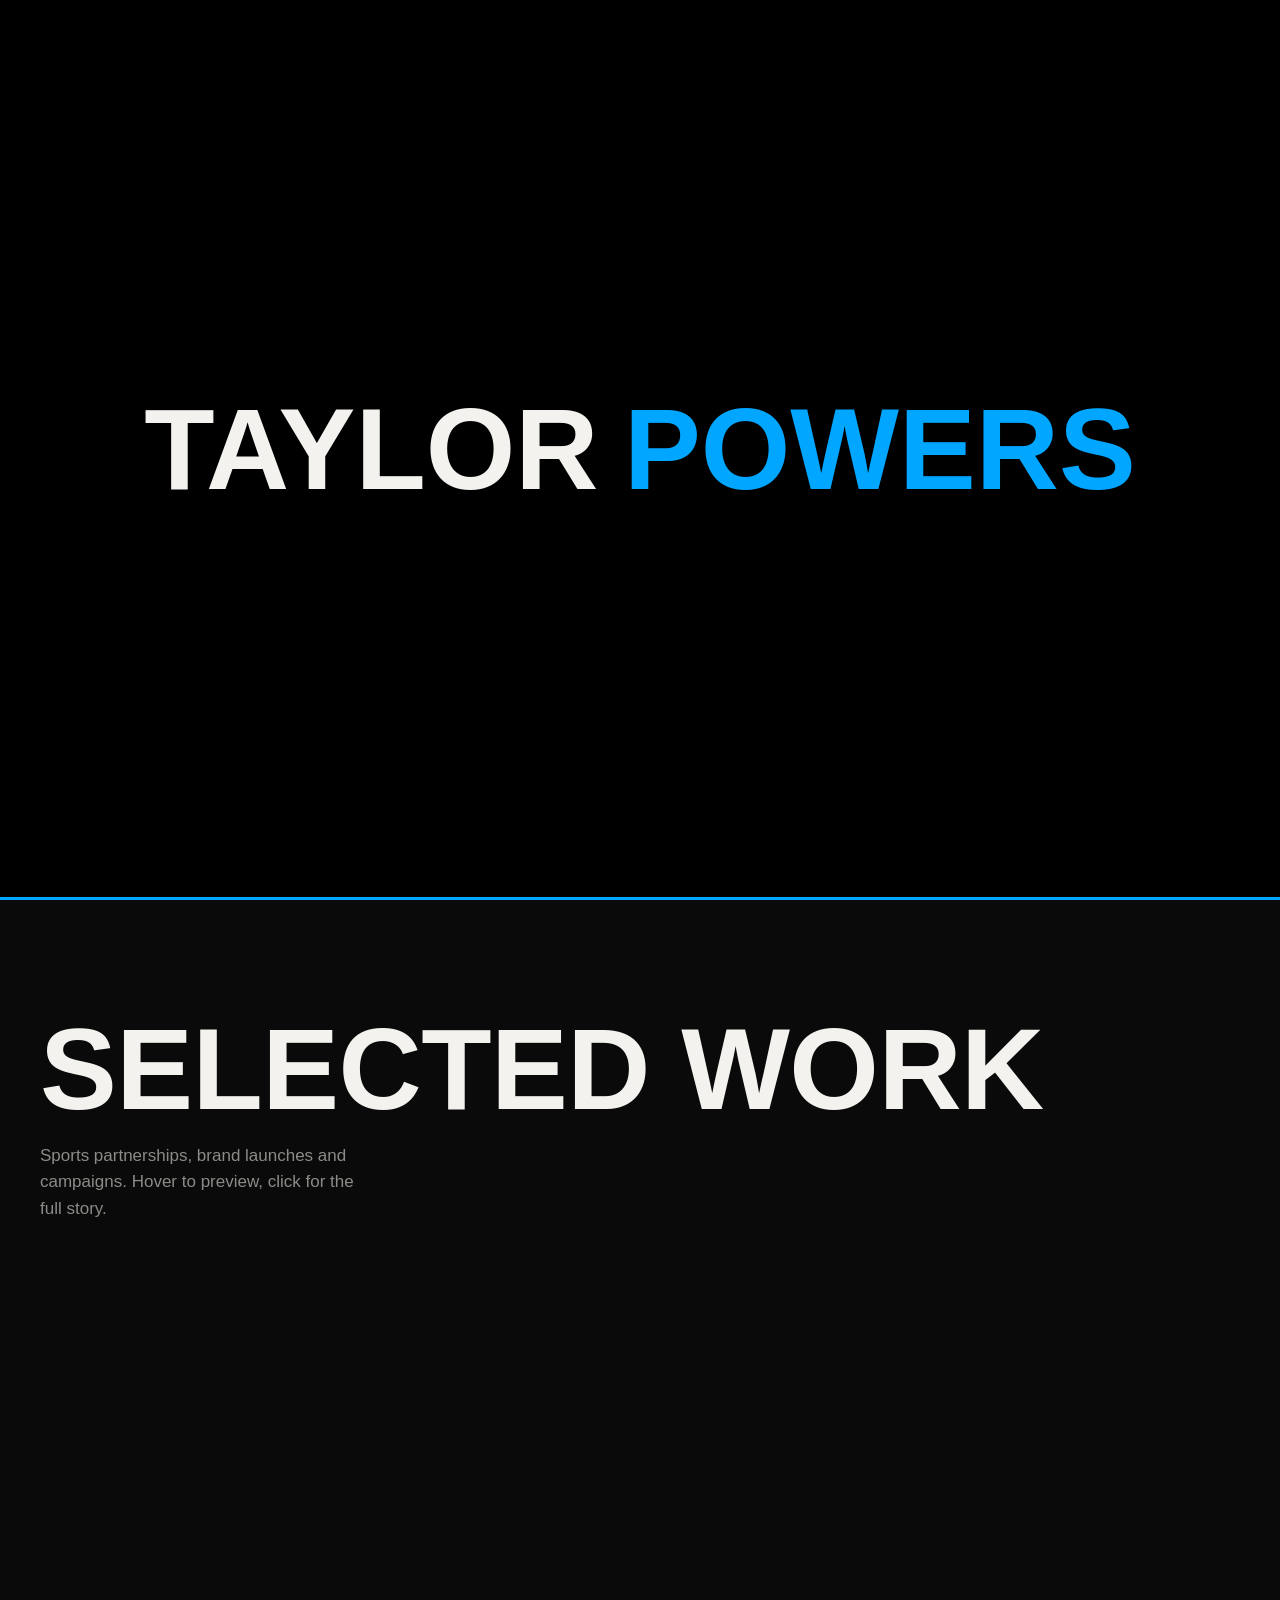
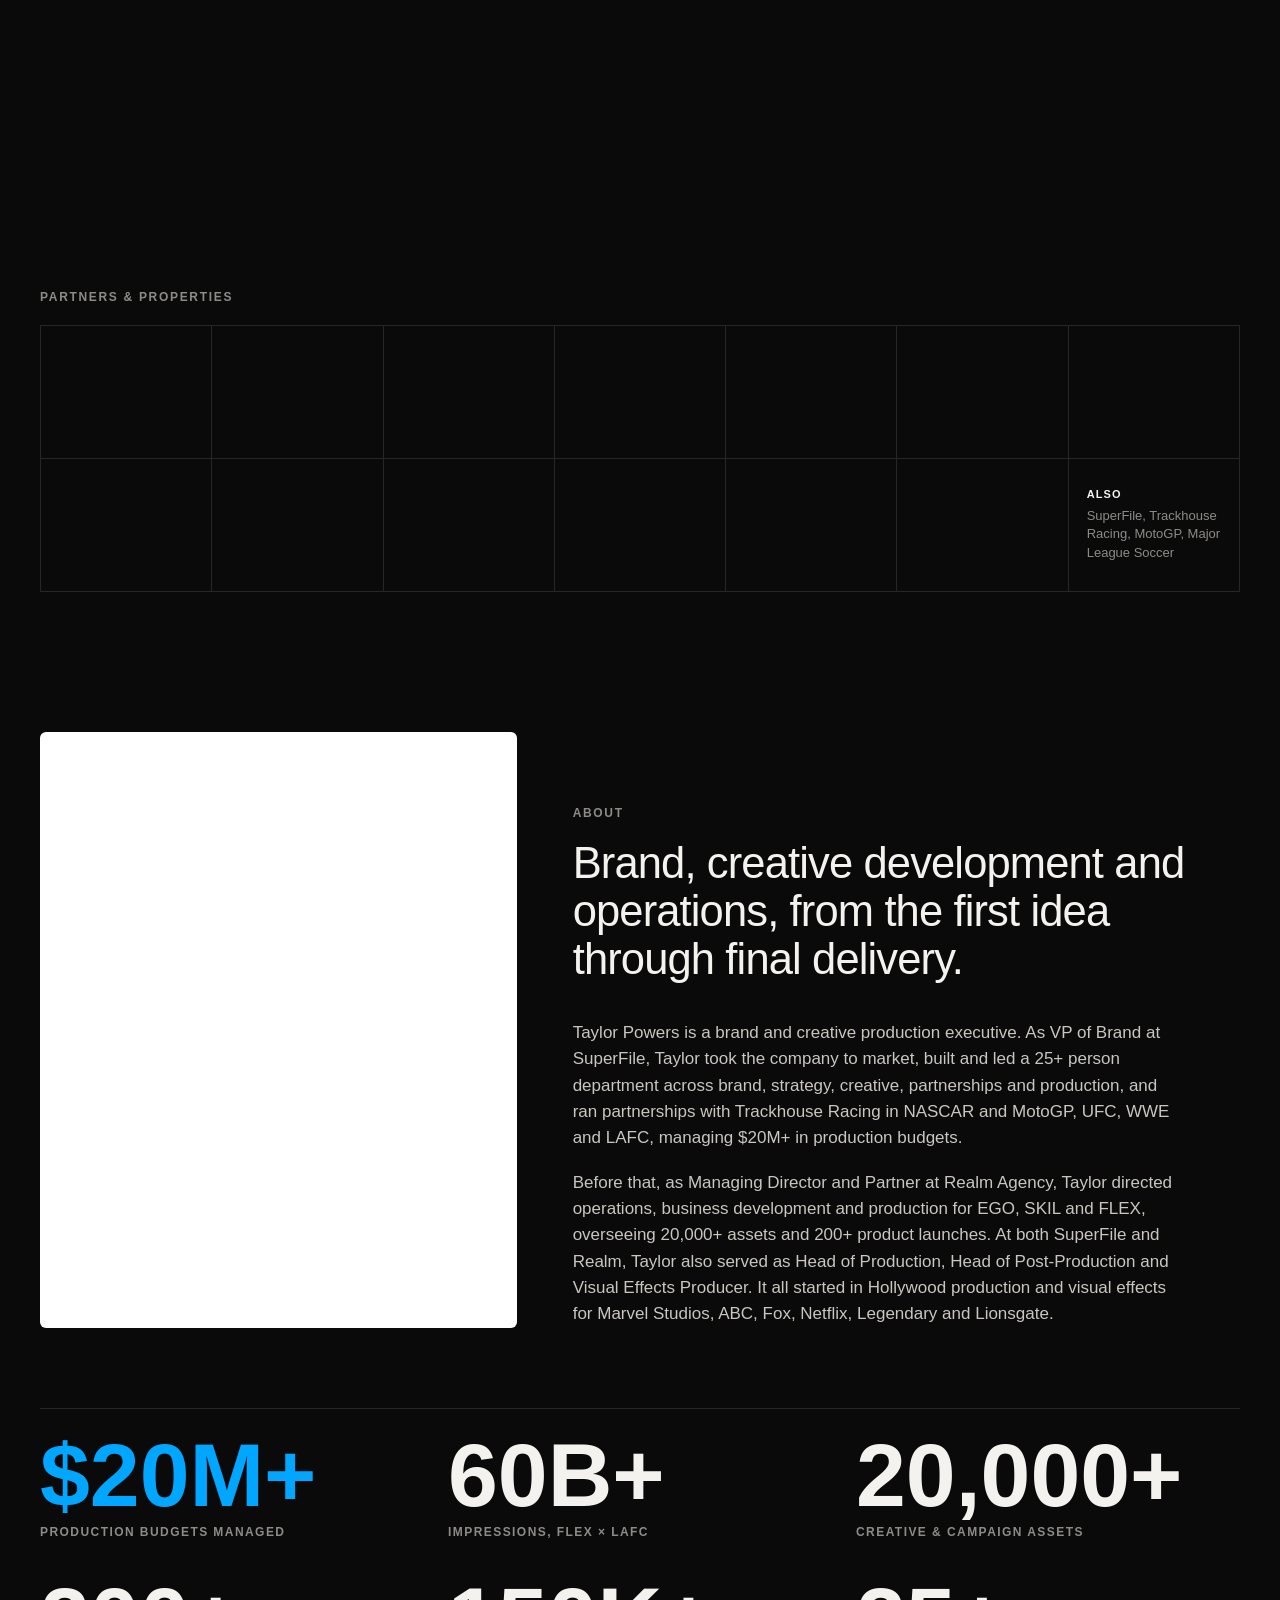
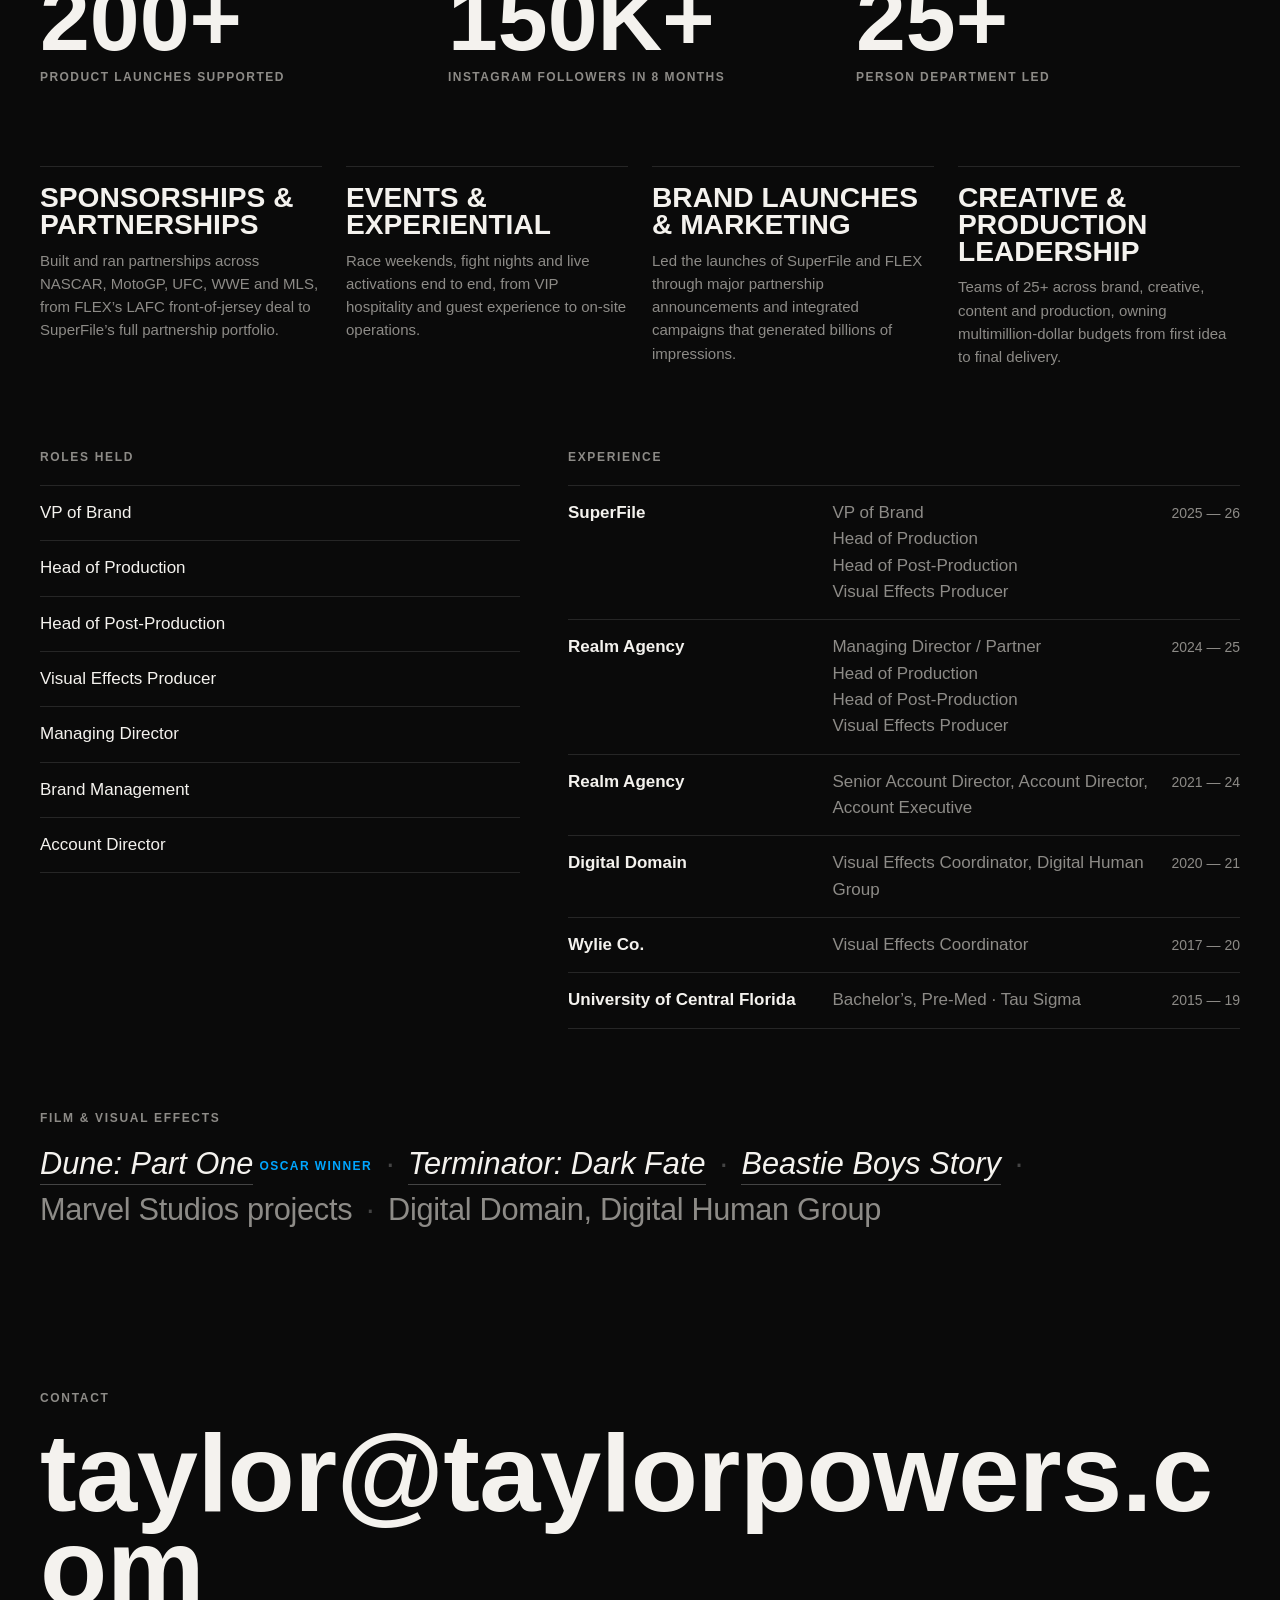
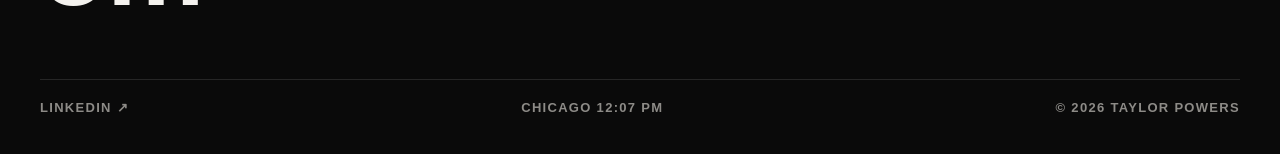
<file: index.html>
<!doctype html>
<html lang="en">
<head>
<meta charset="utf-8">
<meta name="viewport" content="width=device-width, initial-scale=1, viewport-fit=cover">
<meta http-equiv="Content-Security-Policy" content="default-src 'self'; script-src 'self'; style-src 'self' https://fonts.googleapis.com; font-src https://fonts.gstatic.com; img-src 'self' data:; media-src 'self'; frame-src https://player.vimeo.com https://www.youtube-nocookie.com; connect-src 'self'; object-src 'none'; base-uri 'self'; form-action 'self'; upgrade-insecure-requests">
<meta name="referrer" content="strict-origin-when-cross-origin">
<title>Taylor Powers — Brand &amp; Creative Production Executive</title>
<meta name="description" content="Taylor Powers, brand and creative production executive. Former VP of Brand at SuperFile and Managing Director / Partner at Realm Agency: sports partnerships with NASCAR, MotoGP, UFC, WWE and MLS, and an earlier career in Hollywood visual effects.">
<meta property="og:title" content="Taylor Powers — Brand & Creative Production Executive">
<meta property="og:description" content="Events, sponsorships, brand launches and production across NASCAR, MotoGP, UFC, WWE and MLS.">
<meta property="og:type" content="website">
<meta property="og:url" content="https://taylorpowers.com">
<meta property="og:image" content="https://taylorpowers.com/assets/og.jpg">
<meta property="og:image:width" content="1200">
<meta property="og:image:height" content="630">
<meta name="twitter:card" content="summary_large_image">
<meta name="theme-color" content="#0a0a0a">
<link rel="icon" href="/assets/favicon.svg">
<link rel="preconnect" href="https://fonts.googleapis.com">
<link rel="preconnect" href="https://fonts.gstatic.com" crossorigin>
<link rel="stylesheet" href="https://fonts.googleapis.com/css2?family=Archivo:wdth,wght@62..125,100..900&display=swap">
<link rel="preload" as="image" href="assets/video/reel-poster.jpg">
<link rel="stylesheet" href="assets/site.css?v=14">
</head>
<body>
<div class="intro" id="intro" aria-hidden="true"><span class="intro-name"><span>Taylor</span> <span>Powers</span></span><span class="intro-line"></span></div>

<header class="bar" id="bar">
  <a class="mark" href="#top">Taylor Powers</a>
  <nav aria-label="Main">
    <a href="#work">Work</a>
    <a href="#about">About</a>
    <a href="#contact">Contact</a>
  </nav>
</header>

<main id="top">
  <!-- Reel: full-screen, plays muted; sound toggles in place -->
  <section class="reel" aria-label="Showreel">
    <video class="reel-video" id="reel" autoplay muted loop playsinline preload="auto" poster="assets/video/reel-poster.jpg">
      <source src="assets/video/reel.mp4" type="video/mp4">
    </video>
    <div class="reel-shade" aria-hidden="true"></div>
    <div class="reel-copy">
      <h1 class="display">
        <span class="line"><span>Brand.</span></span>
        <span class="line"><span>Partnerships.</span></span>
        <span class="line"><span>Production.</span></span>
      </h1>
      <div class="reel-controls">
        <p class="reel-who">Taylor Powers — Brand &amp; Creative Production Executive. Chicago.</p>
        <div class="reel-buttons">
          <button type="button" class="chip-btn" id="soundBtn" aria-pressed="false"><span class="bars" aria-hidden="true"><i></i><i></i><i></i></span><span class="t">Sound on</span></button>
          <button type="button" class="chip-btn solid" data-video="assets/video/reel.mp4" data-title="Showreel">Watch full reel</button>
        </div>
      </div>
    </div>
    <div class="reel-progress" aria-hidden="true"><i id="reelProgress"></i></div>
  </section>

  <!-- Work -->
  <section class="work" id="work" aria-label="Selected work">
    <div class="work-head">
      <h2 class="display sm">Selected work</h2>
      <p>Sports partnerships, brand launches and campaigns. Hover to preview, click for the full story.</p>
    </div>

    <div class="grid">
      <article class="tile wide">
        <a class="media" href="/work/superfile-trackhouse-nascar/">
          <img src="assets/img/daytona-race.jpg" alt="The SuperFile #97 Chevrolet on the banking at the Daytona 500" loading="lazy">
          <span class="go">View project</span>
        </a>
        <div class="meta"><span class="client">SuperFile × Trackhouse Racing</span><span class="year">2026</span></div>
        <h3>Daytona 500</h3>
        <p>The black-and-volt #97 for Shane van Gisbergen, opening a multi-year NASCAR program of race-weekend activation, VIP hospitality and partner assets.</p>
      </article>

      <article class="tile">
        <a class="media" href="/work/flex-lafc/">
          <img src="assets/clips/flex-falcon.jpg" alt="A falcon lands on a FLEX drill inside BMO Stadium" loading="lazy">
          <video muted loop playsinline preload="none" data-src="assets/clips/flex-falcon.mp4" aria-hidden="true"></video>
          <span class="go">View project</span>
        </a>
        <div class="meta"><span class="client">FLEX × LAFC</span><span class="year">2021 — 23</span></div>
        <h3>Front of the jersey</h3>
        <p>Campaign development, partner relations and experiential activation for FLEX’s front-of-jersey sponsorship with Los Angeles FC, driving 60B+ impressions.</p>
      </article>

      <article class="tile">
        <a class="media" href="/work/superfile-ufc-wwe/">
          <img src="assets/img/ufc-wwe.jpg" alt="SuperFile branding on a UFC glove" loading="lazy">
          <span class="go">View project</span>
        </a>
        <div class="meta"><span class="client">SuperFile × UFC &amp; WWE</span><span class="year">2026</span></div>
        <h3>Fight night, worldwide</h3>
        <p>A global partnership with TKO, making SuperFile the first Official Secure File Sharing Partner of UFC and WWE.</p>
      </article>

      <article class="tile">
        <a class="media" href="/work/ego/">
          <img src="assets/clips/ego.jpg" alt="A skydiver leaves an aircraft over Southern California for EGO" loading="lazy">
          <video muted loop playsinline preload="none" data-src="assets/clips/ego.mp4" aria-hidden="true"></video>
          <span class="go">View project</span>
        </a>
        <div class="meta"><span class="client">EGO Power+</span><span class="year">Realm</span></div>
        <h3>Out of the plane</h3>
        <p>Launch creative for EGO, part of 20,000+ assets and 200+ product launches delivered for EGO, SKIL and FLEX.</p>
      </article>

      <article class="tile">
        <a class="media" href="/work/superfile-trackhouse-motogp/">
          <img src="assets/img/motogp-superfile.jpg" alt="A rider on the SuperFile Trackhouse Aprilia" loading="lazy">
          <span class="go">View project</span>
        </a>
        <div class="meta"><span class="client">SuperFile Trackhouse MotoGP Team</span><span class="year">2026</span></div>
        <h3>Name on the grid</h3>
        <p>Title partnership in MotoGP, with paddock content, hospitality and partner delivery at every round.</p>
      </article>

      <article class="tile wide">
        <a class="media" href="/work/flex-lafc/">
          <img src="assets/clips/flex-soccer.jpg" alt="An LAFC player in the FLEX kit at BMO Stadium" loading="lazy">
          <video muted loop playsinline preload="none" data-src="assets/clips/flex-soccer.mp4" aria-hidden="true"></video>
          <span class="go">View project</span>
        </a>
        <div class="meta"><span class="client">FLEX × LAFC</span><span class="year">MLS</span></div>
        <h3>Power on the pitch</h3>
        <p>Matchday and partnership films that put FLEX inside the club, the stadium and the city.</p>
      </article>

      <article class="tile">
        <a class="media" href="/work/skil/">
          <img src="assets/clips/skil.jpg" alt="A character in goggles from the SKIL campaign" loading="lazy">
          <video muted loop playsinline preload="none" data-src="assets/clips/skil.mp4" aria-hidden="true"></video>
          <span class="go">View project</span>
        </a>
        <div class="meta"><span class="client">SKIL</span><span class="year">Realm</span></div>
        <h3>Don’t be a gas zombie</h3>
        <p>A cordless-power campaign with talent, production and visual effects.</p>
      </article>

      <article class="tile">
        <a class="media light" href="/work/superfile-art-car/">
          <img src="assets/img/art-car.jpg" alt="The SuperFile #97 art car by Mr. Brainwash" loading="lazy">
          <span class="go">View project</span>
        </a>
        <div class="meta"><span class="client">SuperFile × Mr. Brainwash</span><span class="year">2026</span></div>
        <h3>The art car</h3>
        <p>The #97 handed to the street artist Mr. Brainwash for Las Vegas, turning a race weekend into a culture moment.</p>
      </article>

      <article class="tile">
        <a class="media" href="/work/superfile-brand-launch/">
          <img src="assets/img/vm-1014838410.jpg" alt="SuperFile brand film" loading="lazy">
          <span class="go">View project</span>
        </a>
        <div class="meta"><span class="client">SuperFile</span><span class="year">2025</span></div>
        <h3>Brand launch</h3>
        <p>Took SuperFile to market across brand, creative, content and partnerships, and scaled its Instagram to 150K+ followers in eight months.</p>
      </article>
    </div>
  </section>

  <!-- Partners -->
  <section class="partners" aria-label="Partners and properties">
    <p class="kick">Partners &amp; properties</p>
    <ul class="logos"><li><img class="inv" src="/assets/logos/nascar.svg" alt="NASCAR" loading="lazy"></li><li><img class="mono sq" src="/assets/logos/ufc.svg" alt="UFC" loading="lazy"></li><li><img class="mono tall" src="/assets/logos/wwe.svg" alt="WWE" loading="lazy"></li><li><img class="inv tall" src="/assets/logos/lafc.svg" alt="LAFC" loading="lazy"></li><li><img class="mono" src="/assets/logos/flex.svg" alt="FLEX" loading="lazy"></li><li><img class="mono" src="/assets/logos/ego.svg" alt="EGO" loading="lazy"></li><li><img class="mono" src="/assets/logos/skil.svg" alt="SKIL" loading="lazy"></li><li><img class="inv" src="/assets/logos/marvel-studios.svg" alt="Marvel Studios" loading="lazy"></li><li><img class="mono" src="/assets/logos/netflix.svg" alt="Netflix" loading="lazy"></li><li><img class="mono round" src="/assets/logos/legendary.svg" alt="Legendary" loading="lazy"></li><li><img class="mono" src="/assets/logos/lionsgate.svg" alt="Lionsgate" loading="lazy"></li><li><img class="inv round" src="/assets/logos/abc.svg" alt="ABC" loading="lazy"></li><li><img class="mono sq" src="/assets/logos/fox.svg" alt="Fox" loading="lazy"></li><li class="more"><span><b>Also</b>SuperFile, Trackhouse Racing, MotoGP, Major League Soccer</span></li></ul>
  </section>

  <!-- About -->
  <section class="about" id="about">
    <div class="about-main">
      <figure class="portrait"><img src="/assets/img/taylor-portrait.jpg" alt="Taylor Powers" loading="lazy"></figure>
      <div class="about-text">
      <p class="kick">About</p>
      <p class="lead">Brand, creative development and operations, from the first idea through final delivery.</p>
      <div class="cols">
        <p>Taylor Powers is a brand and creative production executive. As VP of Brand at SuperFile, Taylor took the company to market, built and led a 25+ person department across brand, strategy, creative, partnerships and production, and ran partnerships with Trackhouse Racing in NASCAR and MotoGP, UFC, WWE and LAFC, managing $20M+ in production budgets.</p>
        <p>Before that, as Managing Director and Partner at Realm Agency, Taylor directed operations, business development and production for EGO, SKIL and FLEX, overseeing 20,000+ assets and 200+ product launches. At both SuperFile and Realm, Taylor also served as Head of Production, Head of Post-Production and Visual Effects Producer. It all started in Hollywood production and visual effects for Marvel Studios, ABC, Fox, Netflix, Legendary and Lionsgate.</p>
      </div>
      </div>
    </div>
    <dl class="figures">
      <div><dt>$20M+</dt><dd>Production budgets managed</dd></div>
      <div><dt>60B+</dt><dd>Impressions, FLEX × LAFC</dd></div>
      <div><dt>20,000+</dt><dd>Creative &amp; campaign assets</dd></div>
      <div><dt>200+</dt><dd>Product launches supported</dd></div>
      <div><dt>150K+</dt><dd>Instagram followers in 8 months</dd></div>
      <div><dt>25+</dt><dd>Person department led</dd></div>
    </dl>
    <div class="pillars">
      <div><h3>Sponsorships &amp; Partnerships</h3><p>Built and ran partnerships across NASCAR, MotoGP, UFC, WWE and MLS, from FLEX’s LAFC front-of-jersey deal to SuperFile’s full partnership portfolio.</p></div>
      <div><h3>Events &amp; Experiential</h3><p>Race weekends, fight nights and live activations end to end, from VIP hospitality and guest experience to on-site operations.</p></div>
      <div><h3>Brand Launches &amp; Marketing</h3><p>Led the launches of SuperFile and FLEX through major partnership announcements and integrated campaigns that generated billions of impressions.</p></div>
      <div><h3>Creative &amp; Production Leadership</h3><p>Teams of 25+ across brand, creative, content and production, owning multimillion-dollar budgets from first idea to final delivery.</p></div>
    </div>
    <div class="two">
      <div>
        <p class="kick">Roles held</p>
        <ul class="list">
          <li>VP of Brand</li><li>Head of Production</li><li>Head of Post-Production</li><li>Visual Effects Producer</li><li>Managing Director</li><li>Brand Management</li><li>Account Director</li>
        </ul>
      </div>
      <div>
        <p class="kick">Experience</p>
        <ol class="list exp">
          <li><b>SuperFile</b><span>VP of Brand<br>Head of Production<br>Head of Post-Production<br>Visual Effects Producer</span><em>2025 — 26</em></li>
          <li><b>Realm Agency</b><span>Managing Director / Partner<br>Head of Production<br>Head of Post-Production<br>Visual Effects Producer</span><em>2024 — 25</em></li>
          <li><b>Realm Agency</b><span>Senior Account Director, Account Director, Account Executive</span><em>2021 — 24</em></li>
          <li><b>Digital Domain</b><span>Visual Effects Coordinator, Digital Human Group</span><em>2020 — 21</em></li>
          <li><b>Wylie Co.</b><span>Visual Effects Coordinator</span><em>2017 — 20</em></li>
          <li><b>University of Central Florida</b><span>Bachelor’s, Pre-Med · Tau Sigma</span><em>2015 — 19</em></li>
        </ol>
      </div>
    </div>
    <div class="films">
      <p class="kick">Film &amp; visual effects</p>
      <ul>
        <li><button type="button" data-yt="8g18jFHCLXk" data-title="Dune: Part One — Trailer"><i>Dune: Part One</i></button><small>Oscar winner</small></li>
        <li><button type="button" data-yt="oxy8udgWRmo" data-title="Terminator: Dark Fate — Trailer"><i>Terminator: Dark Fate</i></button></li>
        <li><button type="button" data-yt="ZCyqR2RXoQU" data-title="Beastie Boys Story — Trailer"><i>Beastie Boys Story</i></button></li>
        <li><span>Marvel Studios projects</span></li>
        <li><span>Digital Domain, Digital Human Group</span></li>
      </ul>
    </div>
  </section>

  <!-- Contact -->
  <section class="contact" id="contact">
    <p class="kick">Contact</p>
    <a class="email display" href="mailto:taylor@taylorpowers.com">taylor@taylorpowers.com</a>
    <div class="contact-row">
      <a href="https://www.linkedin.com/in/taylorpowers2026" target="_blank" rel="noopener">LinkedIn ↗</a>
      <span>Chicago <time id="clock"></time></span>
      <span>© 2026 Taylor Powers</span>
    </div>
  </section>
</main>

<dialog class="player" id="player" aria-label="Video">
  <div class="frame" id="playerFrame"></div>
  <div class="player-bar"><span id="playerTitle"></span><button type="button" id="playerClose">Close ✕</button></div>
</dialog>

<script src="assets/site.js?v=14" defer></script>
</body>
</html>
</file>
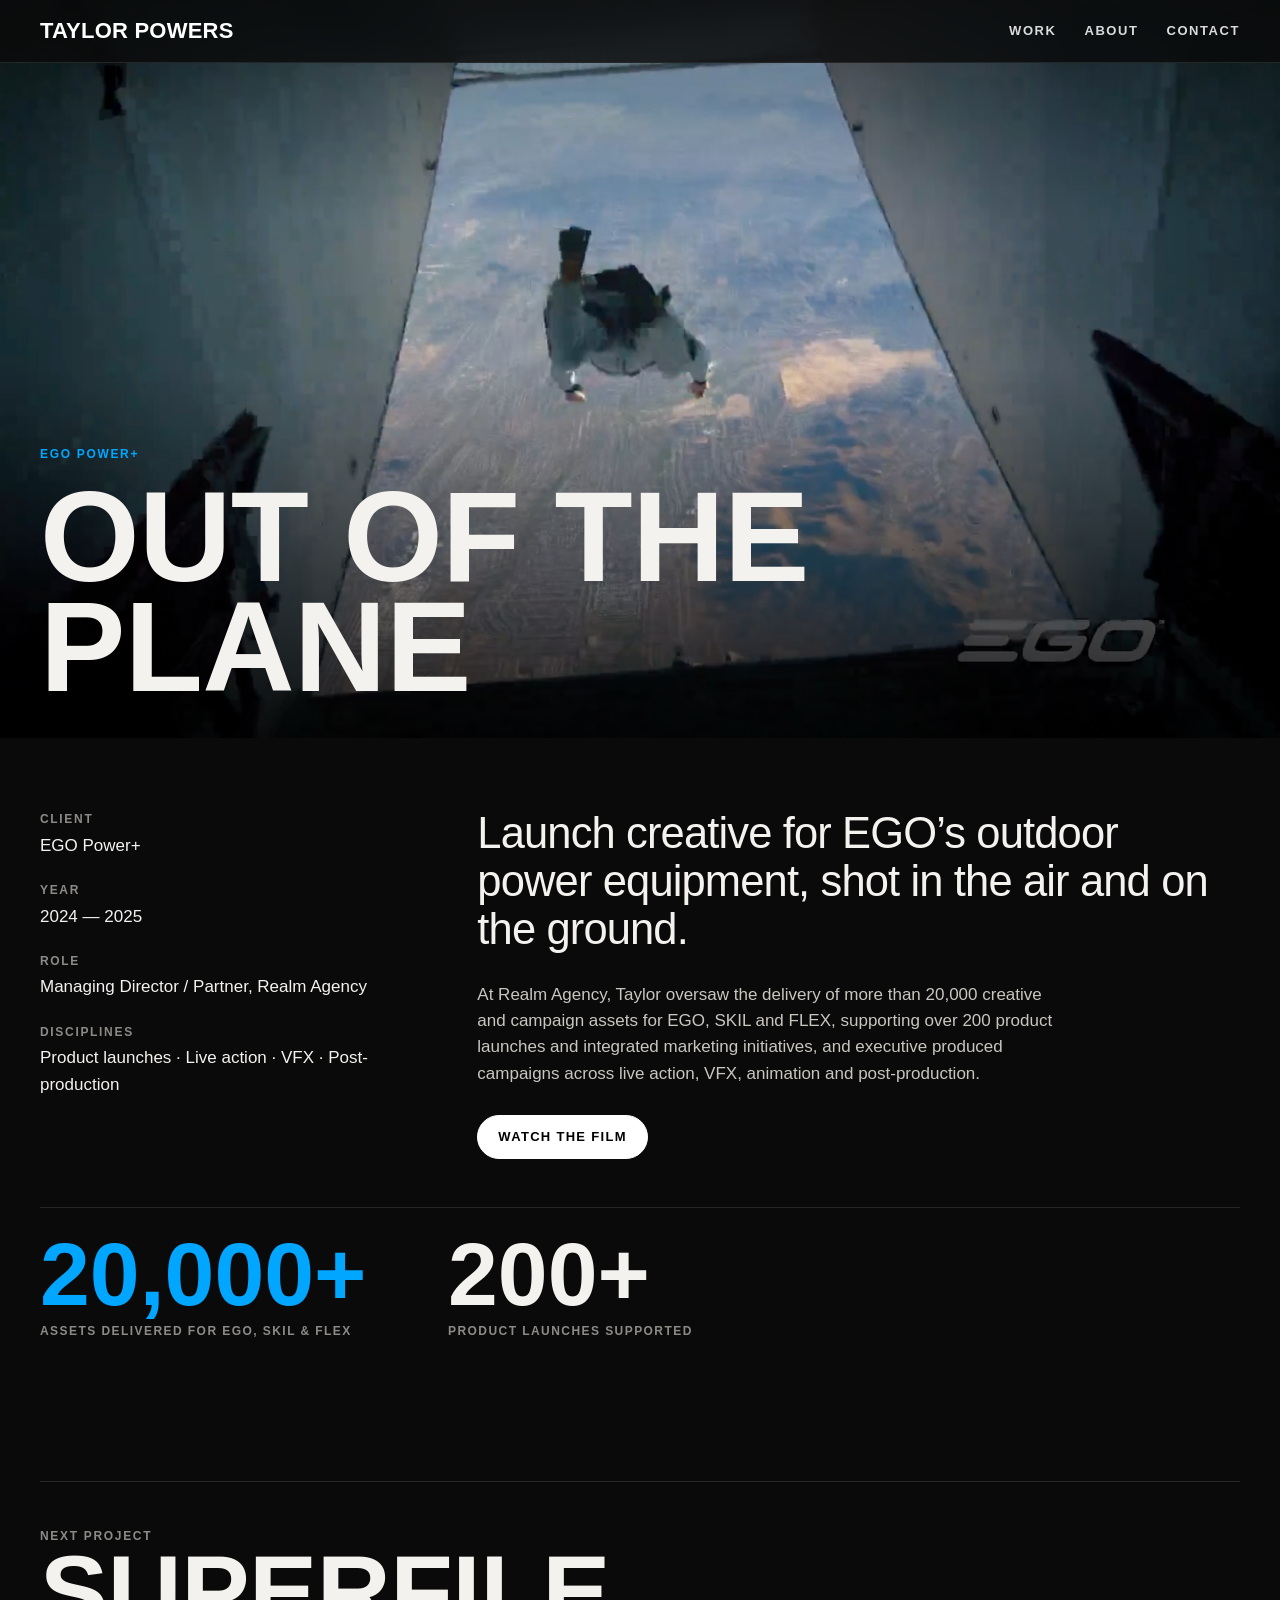
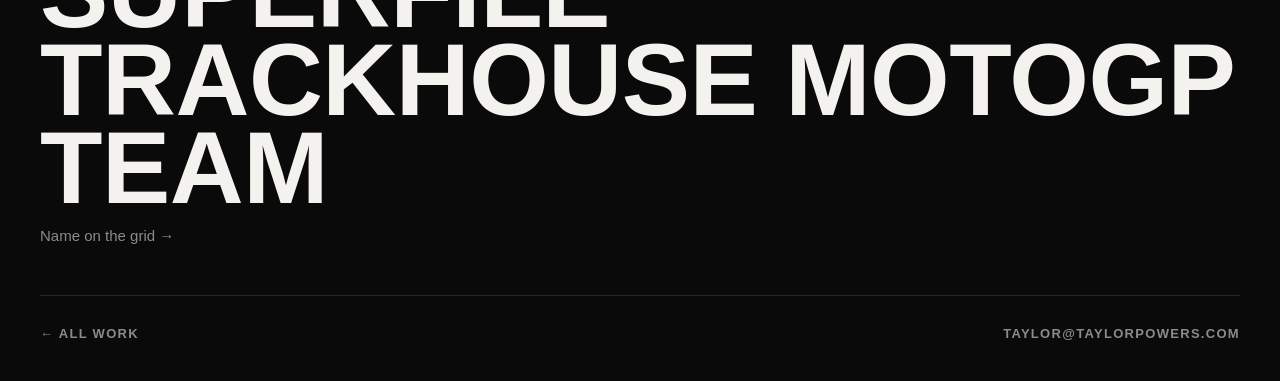
<file: work/ego/index.html>
<!doctype html>
<html lang="en">
<head>
<meta charset="utf-8">
<meta name="viewport" content="width=device-width, initial-scale=1, viewport-fit=cover">
<meta http-equiv="Content-Security-Policy" content="default-src 'self'; script-src 'self'; style-src 'self' https://fonts.googleapis.com; font-src https://fonts.gstatic.com; img-src 'self' data:; media-src 'self'; frame-src https://player.vimeo.com https://www.youtube-nocookie.com; connect-src 'self'; object-src 'none'; base-uri 'self'; form-action 'self'; upgrade-insecure-requests">
<meta name="referrer" content="strict-origin-when-cross-origin">
<title>EGO Power+ — Out of the plane · Taylor Powers</title>
<meta name="description" content="Launch creative for EGO’s outdoor power equipment, shot in the air and on the ground.">
<meta property="og:title" content="EGO Power+ — Out of the plane">
<meta property="og:description" content="Launch creative for EGO’s outdoor power equipment, shot in the air and on the ground.">
<meta property="og:image" content="https://taylorpowers.com/assets/clips/ego.jpg">
<meta property="og:url" content="https://taylorpowers.com/work/ego/">
<meta name="twitter:card" content="summary_large_image">
<meta name="theme-color" content="#0a0a0a">
<link rel="icon" href="/assets/favicon.svg">
<link rel="preconnect" href="https://fonts.googleapis.com">
<link rel="preconnect" href="https://fonts.gstatic.com" crossorigin>
<link rel="stylesheet" href="https://fonts.googleapis.com/css2?family=Archivo:wdth,wght@62..125,100..900&display=swap">
<link rel="stylesheet" href="/assets/site.css?v=14">
</head>
<body class="case-page">
<header class="bar solid" id="bar">
  <a class="mark" href="/">Taylor Powers</a>
  <nav aria-label="Main"><a href="/#work">Work</a><a href="/#about">About</a><a href="/#contact">Contact</a></nav>
</header>
<main>
  <section class="case-hero">
    <video class="case-hero-media" autoplay muted loop playsinline poster="/assets/clips/ego.jpg" aria-hidden="true"><source src="/assets/clips/ego.mp4" type="video/mp4"></video>
    <div class="case-hero-shade" aria-hidden="true"></div>
    <div class="case-hero-copy">
      <p class="kick accent">EGO Power+</p>
      <h1 class="display">Out of the plane</h1>
    </div>
  </section>
  <section class="case-body">
    <dl class="case-meta">
      <div><dt>Client</dt><dd>EGO Power+</dd></div>
      <div><dt>Year</dt><dd>2024 — 2025</dd></div>
      <div><dt>Role</dt><dd>Managing Director / Partner, Realm Agency</dd></div>
      <div><dt>Disciplines</dt><dd>Product launches · Live action · VFX · Post-production</dd></div>
    </dl>
    <div class="case-text">
      <p class="lead">Launch creative for EGO’s outdoor power equipment, shot in the air and on the ground.</p>
      <p>At Realm Agency, Taylor oversaw the delivery of more than 20,000 creative and campaign assets for EGO, SKIL and FLEX, supporting over 200 product launches and integrated marketing initiatives, and executive produced campaigns across live action, VFX, animation and post-production.</p>
      <div class="case-actions"><button type="button" class="chip-btn solid" data-video="/assets/video/reel.mp4#t=4.4" data-title="EGO">Watch the film</button></div>
    </div>
    <dl class="figures case-figures"><div><dt>20,000+</dt><dd>Assets delivered for EGO, SKIL &amp; FLEX</dd></div><div><dt>200+</dt><dd>Product launches supported</dd></div></dl>
    
  </section>
  <a class="next" href="/work/superfile-trackhouse-motogp/">
    <span class="kick">Next project</span>
    <span class="display">SuperFile Trackhouse MotoGP Team</span>
    <span class="next-sub">Name on the grid →</span>
  </a>
</main>
<footer class="case-foot"><a href="/#work">← All work</a><a href="mailto:taylor@taylorpowers.com">taylor@taylorpowers.com</a></footer>
<dialog class="player" id="player" aria-label="Video">
  <div class="frame" id="playerFrame"></div>
  <div class="player-bar"><span id="playerTitle"></span><button type="button" id="playerClose">Close ✕</button></div>
</dialog>
<script src="/assets/site.js?v=14" defer></script>
</body>
</html>
</file>
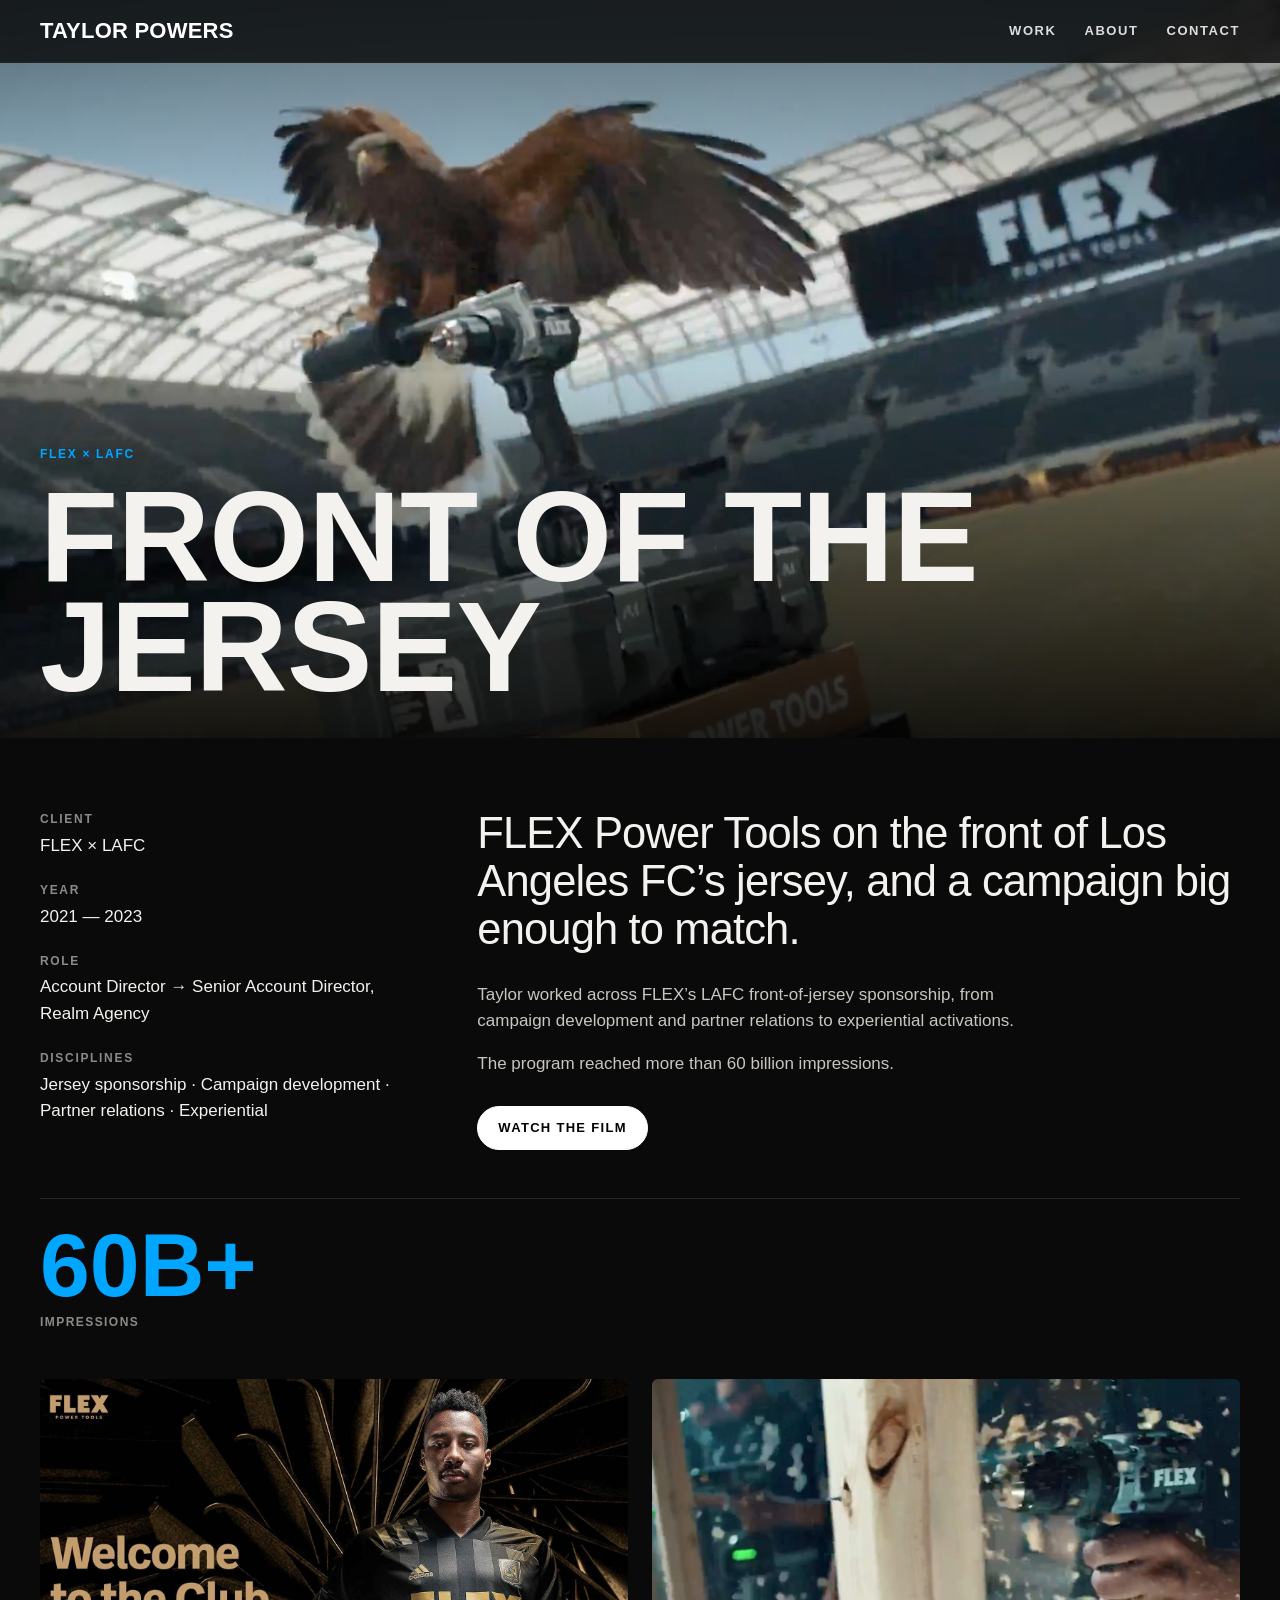
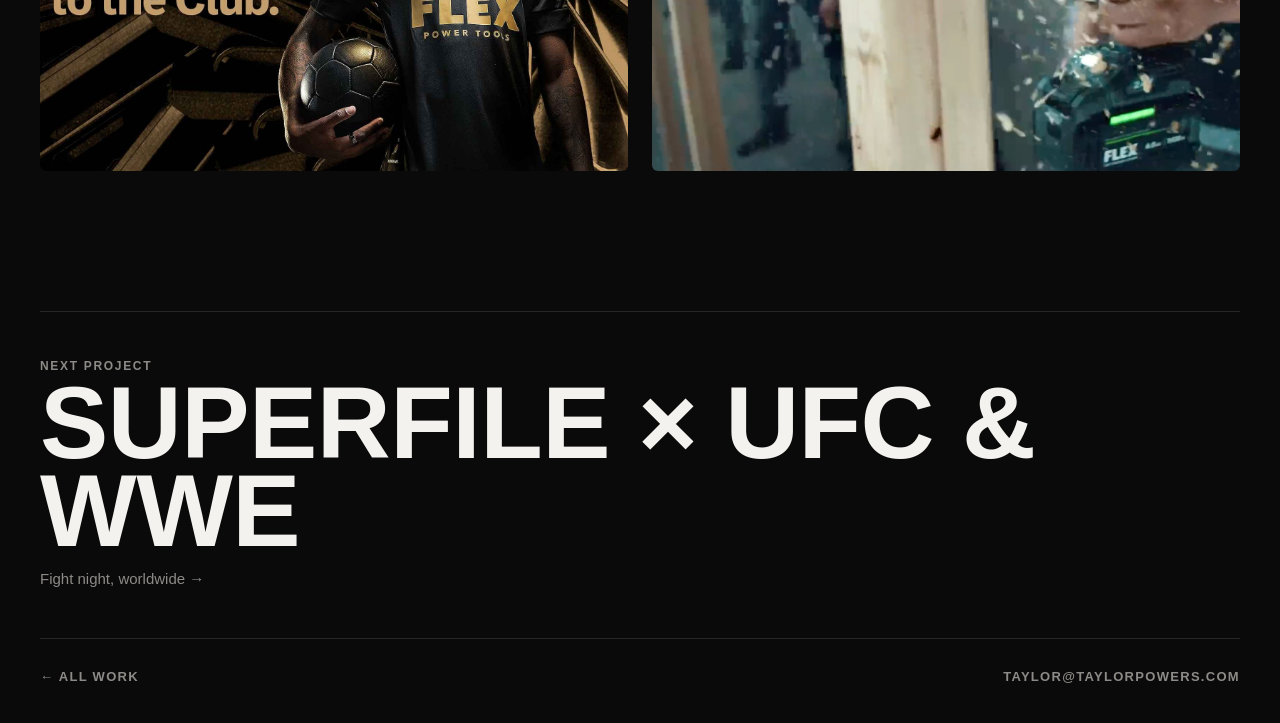
<file: work/flex-lafc/index.html>
<!doctype html>
<html lang="en">
<head>
<meta charset="utf-8">
<meta name="viewport" content="width=device-width, initial-scale=1, viewport-fit=cover">
<meta http-equiv="Content-Security-Policy" content="default-src 'self'; script-src 'self'; style-src 'self' https://fonts.googleapis.com; font-src https://fonts.gstatic.com; img-src 'self' data:; media-src 'self'; frame-src https://player.vimeo.com https://www.youtube-nocookie.com; connect-src 'self'; object-src 'none'; base-uri 'self'; form-action 'self'; upgrade-insecure-requests">
<meta name="referrer" content="strict-origin-when-cross-origin">
<title>FLEX × LAFC — Front of the jersey · Taylor Powers</title>
<meta name="description" content="FLEX Power Tools on the front of Los Angeles FC’s jersey, and a campaign big enough to match.">
<meta property="og:title" content="FLEX × LAFC — Front of the jersey">
<meta property="og:description" content="FLEX Power Tools on the front of Los Angeles FC’s jersey, and a campaign big enough to match.">
<meta property="og:image" content="https://taylorpowers.com/assets/clips/flex-falcon.jpg">
<meta property="og:url" content="https://taylorpowers.com/work/flex-lafc/">
<meta name="twitter:card" content="summary_large_image">
<meta name="theme-color" content="#0a0a0a">
<link rel="icon" href="/assets/favicon.svg">
<link rel="preconnect" href="https://fonts.googleapis.com">
<link rel="preconnect" href="https://fonts.gstatic.com" crossorigin>
<link rel="stylesheet" href="https://fonts.googleapis.com/css2?family=Archivo:wdth,wght@62..125,100..900&display=swap">
<link rel="stylesheet" href="/assets/site.css?v=14">
</head>
<body class="case-page">
<header class="bar solid" id="bar">
  <a class="mark" href="/">Taylor Powers</a>
  <nav aria-label="Main"><a href="/#work">Work</a><a href="/#about">About</a><a href="/#contact">Contact</a></nav>
</header>
<main>
  <section class="case-hero">
    <video class="case-hero-media" autoplay muted loop playsinline poster="/assets/clips/flex-falcon.jpg" aria-hidden="true"><source src="/assets/clips/flex-falcon.mp4" type="video/mp4"></video><iframe class="case-hero-vimeo" data-hd src="https://player.vimeo.com/video/781610331?background=1&autoplay=1&loop=1&muted=1&dnt=1" allow="autoplay; fullscreen; picture-in-picture" title="FLEX × LAFC" aria-hidden="true" tabindex="-1"></iframe>
    <div class="case-hero-shade" aria-hidden="true"></div>
    <div class="case-hero-copy">
      <p class="kick accent">FLEX × LAFC</p>
      <h1 class="display">Front of the jersey</h1>
    </div>
  </section>
  <section class="case-body">
    <dl class="case-meta">
      <div><dt>Client</dt><dd>FLEX × LAFC</dd></div>
      <div><dt>Year</dt><dd>2021 — 2023</dd></div>
      <div><dt>Role</dt><dd>Account Director → Senior Account Director, Realm Agency</dd></div>
      <div><dt>Disciplines</dt><dd>Jersey sponsorship · Campaign development · Partner relations · Experiential</dd></div>
    </dl>
    <div class="case-text">
      <p class="lead">FLEX Power Tools on the front of Los Angeles FC’s jersey, and a campaign big enough to match.</p>
      <p>Taylor worked across FLEX’s LAFC front-of-jersey sponsorship, from campaign development and partner relations to experiential activations.</p><p>The program reached more than 60 billion impressions.</p>
      <div class="case-actions"><button type="button" class="chip-btn solid" data-vimeo="781610331" data-title="FLEX × LAFC">Watch the film</button></div>
    </div>
    <dl class="figures case-figures"><div><dt>60B+</dt><dd>Impressions</dd></div></dl>
    <div class="case-gallery"><figure class=""><img src="/assets/img/flex-lafc-welcome.jpg" alt="" loading="lazy"></figure><figure class=""><img src="/assets/clips/flex-soccer.jpg" alt="" loading="lazy"></figure></div>
  </section>
  <a class="next" href="/work/superfile-ufc-wwe/">
    <span class="kick">Next project</span>
    <span class="display">SuperFile × UFC &amp; WWE</span>
    <span class="next-sub">Fight night, worldwide →</span>
  </a>
</main>
<footer class="case-foot"><a href="/#work">← All work</a><a href="mailto:taylor@taylorpowers.com">taylor@taylorpowers.com</a></footer>
<dialog class="player" id="player" aria-label="Video">
  <div class="frame" id="playerFrame"></div>
  <div class="player-bar"><span id="playerTitle"></span><button type="button" id="playerClose">Close ✕</button></div>
</dialog>
<script src="/assets/site.js?v=14" defer></script>
</body>
</html>
</file>
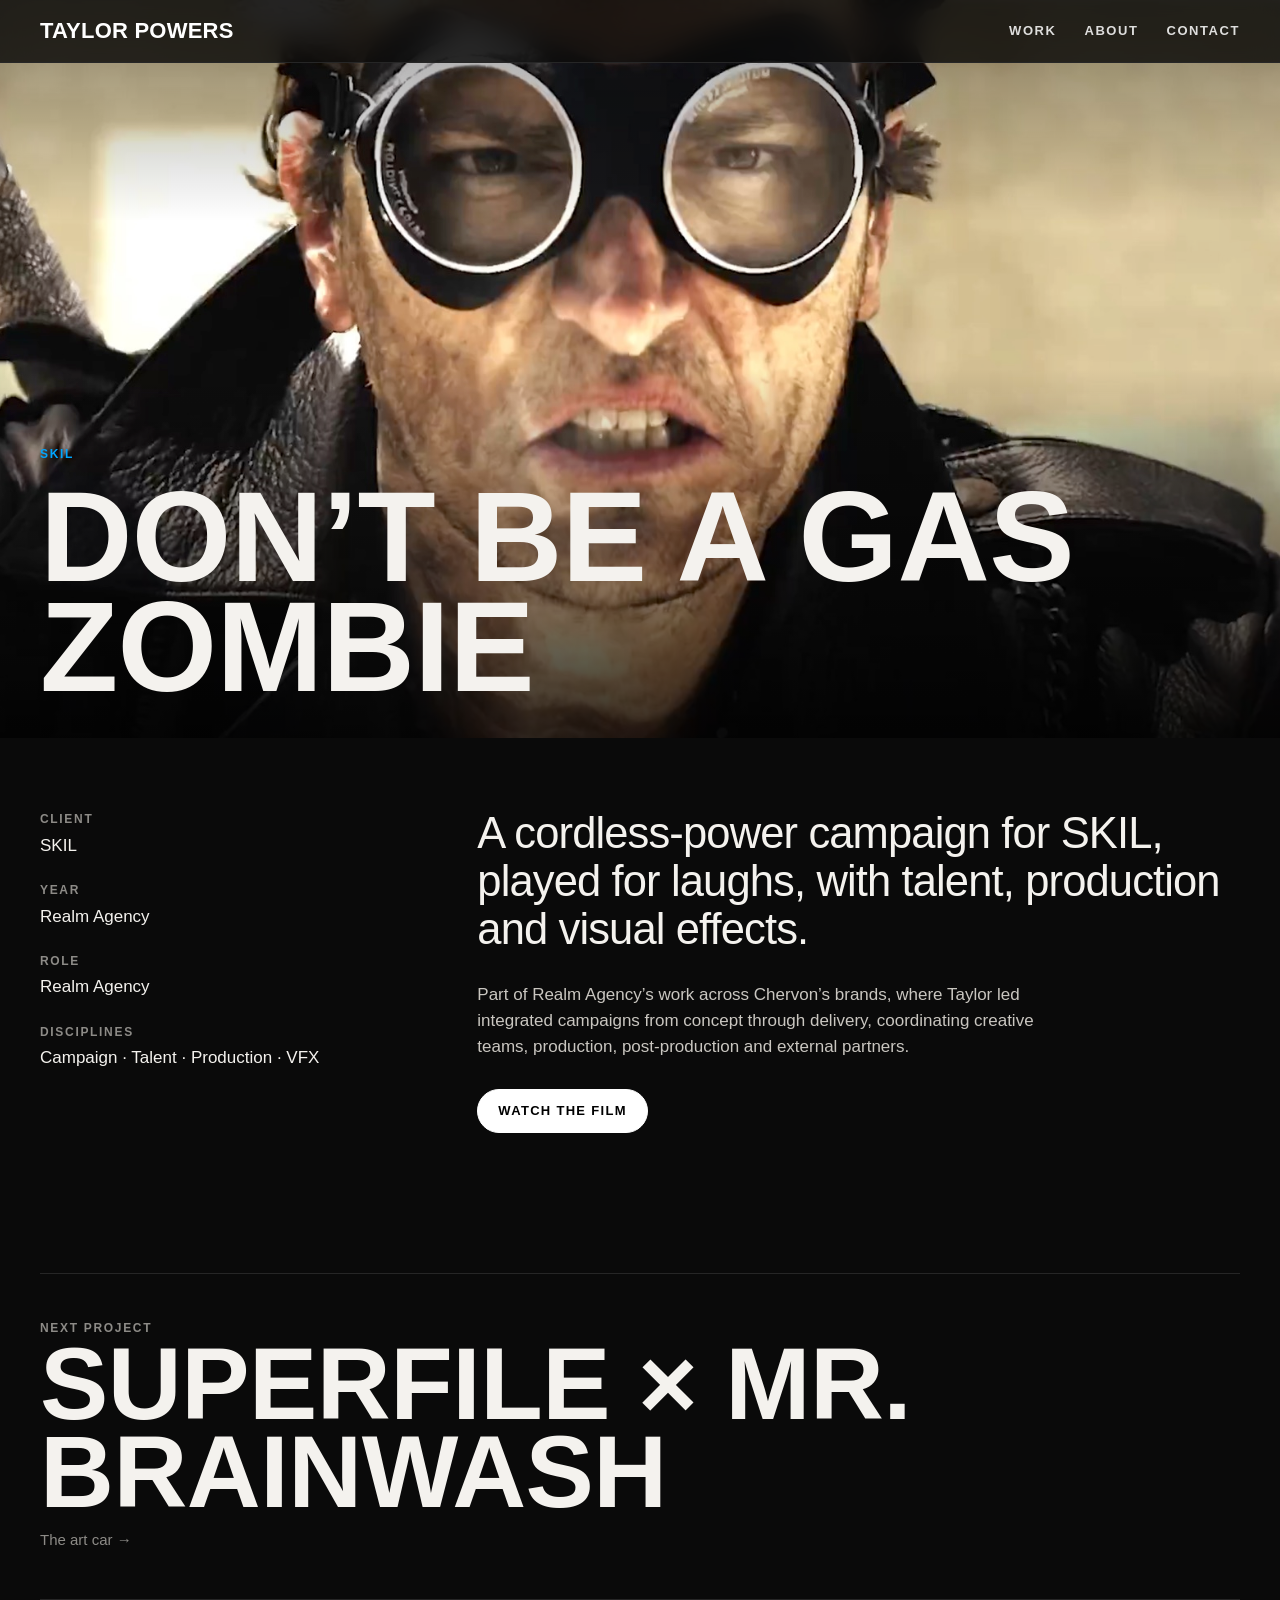
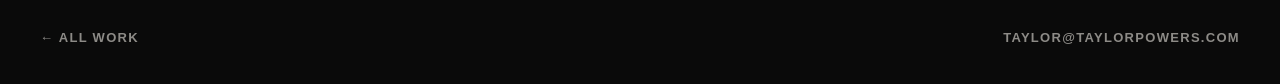
<file: work/skil/index.html>
<!doctype html>
<html lang="en">
<head>
<meta charset="utf-8">
<meta name="viewport" content="width=device-width, initial-scale=1, viewport-fit=cover">
<meta http-equiv="Content-Security-Policy" content="default-src 'self'; script-src 'self'; style-src 'self' https://fonts.googleapis.com; font-src https://fonts.gstatic.com; img-src 'self' data:; media-src 'self'; frame-src https://player.vimeo.com https://www.youtube-nocookie.com; connect-src 'self'; object-src 'none'; base-uri 'self'; form-action 'self'; upgrade-insecure-requests">
<meta name="referrer" content="strict-origin-when-cross-origin">
<title>SKIL — Don’t be a gas zombie · Taylor Powers</title>
<meta name="description" content="A cordless-power campaign for SKIL, played for laughs, with talent, production and visual effects.">
<meta property="og:title" content="SKIL — Don’t be a gas zombie">
<meta property="og:description" content="A cordless-power campaign for SKIL, played for laughs, with talent, production and visual effects.">
<meta property="og:image" content="https://taylorpowers.com/assets/clips/skil.jpg">
<meta property="og:url" content="https://taylorpowers.com/work/skil/">
<meta name="twitter:card" content="summary_large_image">
<meta name="theme-color" content="#0a0a0a">
<link rel="icon" href="/assets/favicon.svg">
<link rel="preconnect" href="https://fonts.googleapis.com">
<link rel="preconnect" href="https://fonts.gstatic.com" crossorigin>
<link rel="stylesheet" href="https://fonts.googleapis.com/css2?family=Archivo:wdth,wght@62..125,100..900&display=swap">
<link rel="stylesheet" href="/assets/site.css?v=14">
</head>
<body class="case-page">
<header class="bar solid" id="bar">
  <a class="mark" href="/">Taylor Powers</a>
  <nav aria-label="Main"><a href="/#work">Work</a><a href="/#about">About</a><a href="/#contact">Contact</a></nav>
</header>
<main>
  <section class="case-hero">
    <video class="case-hero-media" autoplay muted loop playsinline poster="/assets/clips/skil.jpg" aria-hidden="true"><source src="/assets/clips/skil.mp4" type="video/mp4"></video>
    <div class="case-hero-shade" aria-hidden="true"></div>
    <div class="case-hero-copy">
      <p class="kick accent">SKIL</p>
      <h1 class="display">Don’t be a gas zombie</h1>
    </div>
  </section>
  <section class="case-body">
    <dl class="case-meta">
      <div><dt>Client</dt><dd>SKIL</dd></div>
      <div><dt>Year</dt><dd>Realm Agency</dd></div>
      <div><dt>Role</dt><dd>Realm Agency</dd></div>
      <div><dt>Disciplines</dt><dd>Campaign · Talent · Production · VFX</dd></div>
    </dl>
    <div class="case-text">
      <p class="lead">A cordless-power campaign for SKIL, played for laughs, with talent, production and visual effects.</p>
      <p>Part of Realm Agency’s work across Chervon’s brands, where Taylor led integrated campaigns from concept through delivery, coordinating creative teams, production, post-production and external partners.</p>
      <div class="case-actions"><button type="button" class="chip-btn solid" data-yt="8U5-WrfmTlE" data-title="SKIL — Don’t Be a Gas Zombie">Watch the film</button></div>
    </div>
    
    
  </section>
  <a class="next" href="/work/superfile-art-car/">
    <span class="kick">Next project</span>
    <span class="display">SuperFile × Mr. Brainwash</span>
    <span class="next-sub">The art car →</span>
  </a>
</main>
<footer class="case-foot"><a href="/#work">← All work</a><a href="mailto:taylor@taylorpowers.com">taylor@taylorpowers.com</a></footer>
<dialog class="player" id="player" aria-label="Video">
  <div class="frame" id="playerFrame"></div>
  <div class="player-bar"><span id="playerTitle"></span><button type="button" id="playerClose">Close ✕</button></div>
</dialog>
<script src="/assets/site.js?v=14" defer></script>
</body>
</html>
</file>
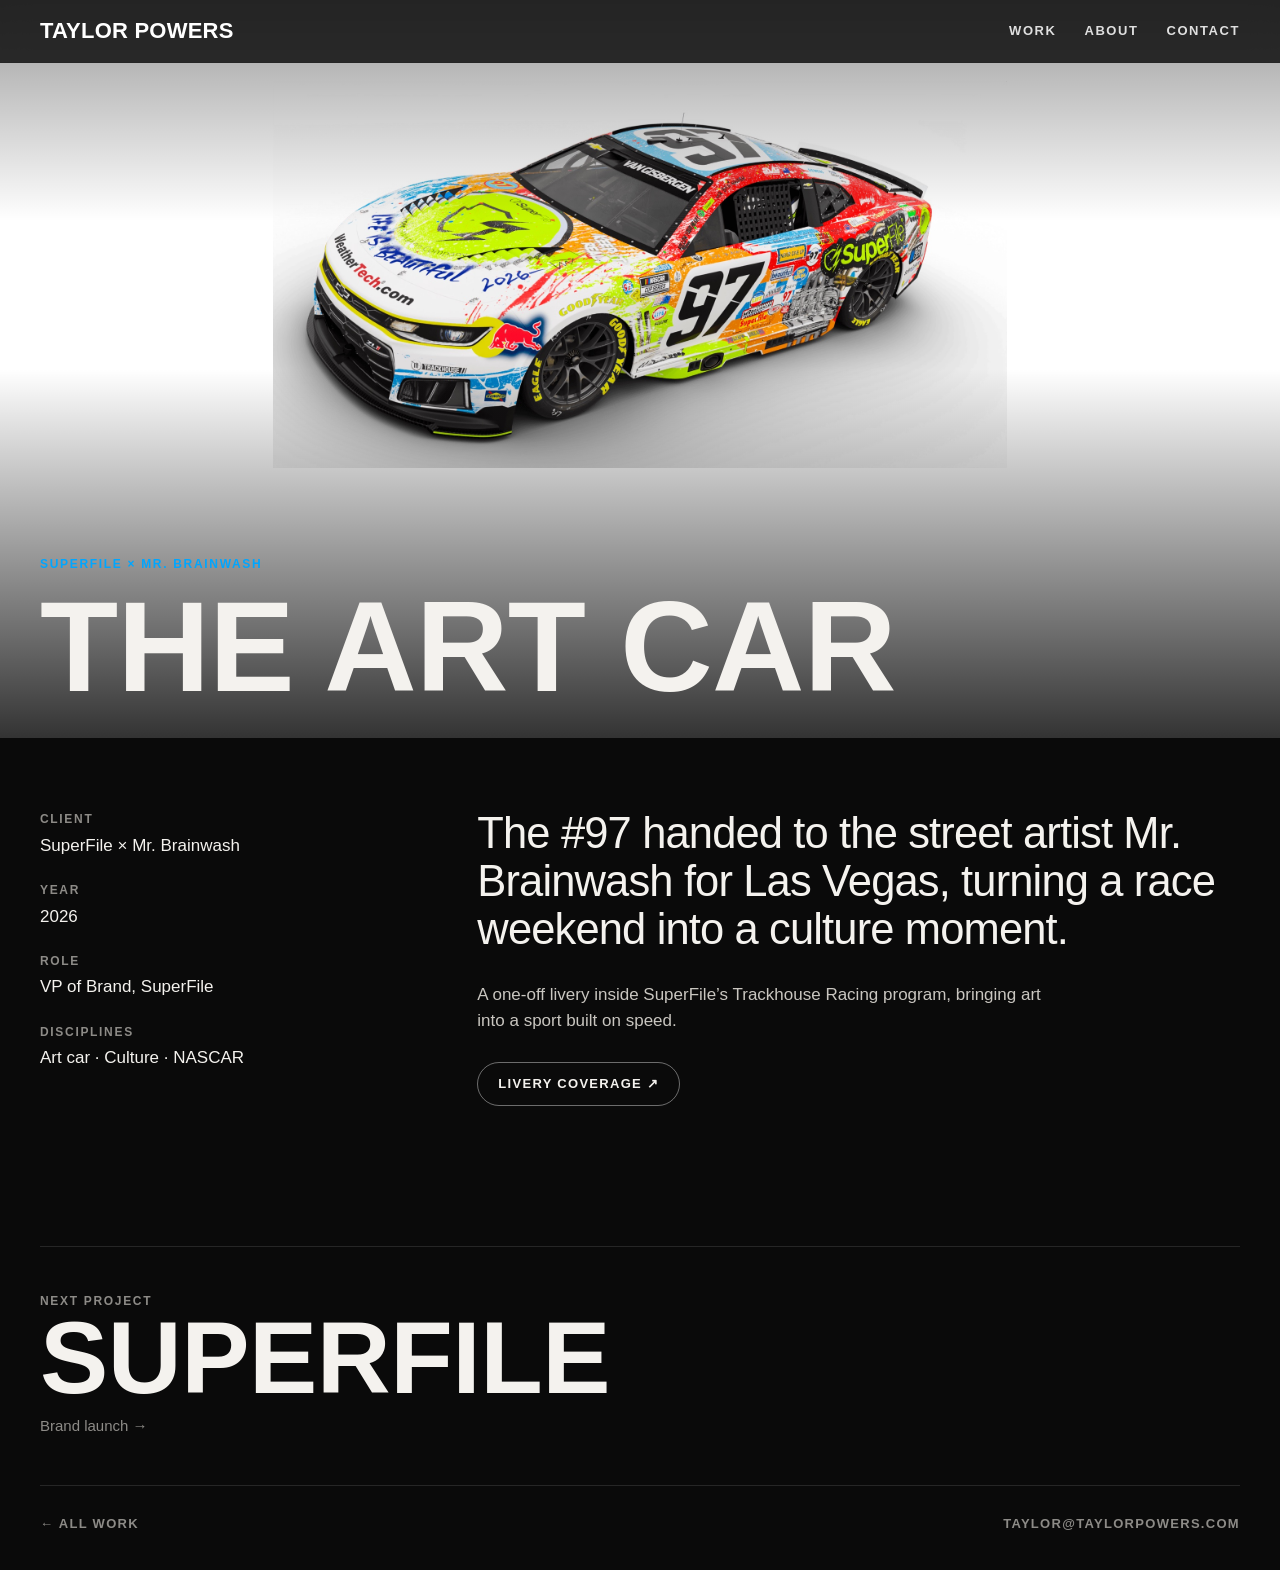
<file: work/superfile-art-car/index.html>
<!doctype html>
<html lang="en">
<head>
<meta charset="utf-8">
<meta name="viewport" content="width=device-width, initial-scale=1, viewport-fit=cover">
<meta http-equiv="Content-Security-Policy" content="default-src 'self'; script-src 'self'; style-src 'self' https://fonts.googleapis.com; font-src https://fonts.gstatic.com; img-src 'self' data:; media-src 'self'; frame-src https://player.vimeo.com https://www.youtube-nocookie.com; connect-src 'self'; object-src 'none'; base-uri 'self'; form-action 'self'; upgrade-insecure-requests">
<meta name="referrer" content="strict-origin-when-cross-origin">
<title>SuperFile × Mr. Brainwash — The art car · Taylor Powers</title>
<meta name="description" content="The #97 handed to the street artist Mr. Brainwash for Las Vegas, turning a race weekend into a culture moment.">
<meta property="og:title" content="SuperFile × Mr. Brainwash — The art car">
<meta property="og:description" content="The #97 handed to the street artist Mr. Brainwash for Las Vegas, turning a race weekend into a culture moment.">
<meta property="og:image" content="https://taylorpowers.com/assets/img/art-car.jpg">
<meta property="og:url" content="https://taylorpowers.com/work/superfile-art-car/">
<meta name="twitter:card" content="summary_large_image">
<meta name="theme-color" content="#0a0a0a">
<link rel="icon" href="/assets/favicon.svg">
<link rel="preconnect" href="https://fonts.googleapis.com">
<link rel="preconnect" href="https://fonts.gstatic.com" crossorigin>
<link rel="stylesheet" href="https://fonts.googleapis.com/css2?family=Archivo:wdth,wght@62..125,100..900&display=swap">
<link rel="stylesheet" href="/assets/site.css?v=14">
</head>
<body class="case-page">
<header class="bar solid" id="bar">
  <a class="mark" href="/">Taylor Powers</a>
  <nav aria-label="Main"><a href="/#work">Work</a><a href="/#about">About</a><a href="/#contact">Contact</a></nav>
</header>
<main>
  <section class="case-hero light-hero">
    <img class="case-hero-media light" src="/assets/img/art-car.jpg" alt="SuperFile × Mr. Brainwash">
    <div class="case-hero-shade" aria-hidden="true"></div>
    <div class="case-hero-copy">
      <p class="kick accent">SuperFile × Mr. Brainwash</p>
      <h1 class="display">The art car</h1>
    </div>
  </section>
  <section class="case-body">
    <dl class="case-meta">
      <div><dt>Client</dt><dd>SuperFile × Mr. Brainwash</dd></div>
      <div><dt>Year</dt><dd>2026</dd></div>
      <div><dt>Role</dt><dd>VP of Brand, SuperFile</dd></div>
      <div><dt>Disciplines</dt><dd>Art car · Culture · NASCAR</dd></div>
    </dl>
    <div class="case-text">
      <p class="lead">The #97 handed to the street artist Mr. Brainwash for Las Vegas, turning a race weekend into a culture moment.</p>
      <p>A one-off livery inside SuperFile’s Trackhouse Racing program, bringing art into a sport built on speed.</p>
      <div class="case-actions"><a class="chip-btn" href="https://www.jayski.com/2026/03/10/shane-van-gisbergen-running-unique-superfile-livery-at-las-vegas-sponsoring-connor-zilisch-at-new-hampshire/" target="_blank" rel="noopener">Livery coverage ↗</a></div>
    </div>
    
    
  </section>
  <a class="next" href="/work/superfile-brand-launch/">
    <span class="kick">Next project</span>
    <span class="display">SuperFile</span>
    <span class="next-sub">Brand launch →</span>
  </a>
</main>
<footer class="case-foot"><a href="/#work">← All work</a><a href="mailto:taylor@taylorpowers.com">taylor@taylorpowers.com</a></footer>
<dialog class="player" id="player" aria-label="Video">
  <div class="frame" id="playerFrame"></div>
  <div class="player-bar"><span id="playerTitle"></span><button type="button" id="playerClose">Close ✕</button></div>
</dialog>
<script src="/assets/site.js?v=14" defer></script>
</body>
</html>
</file>
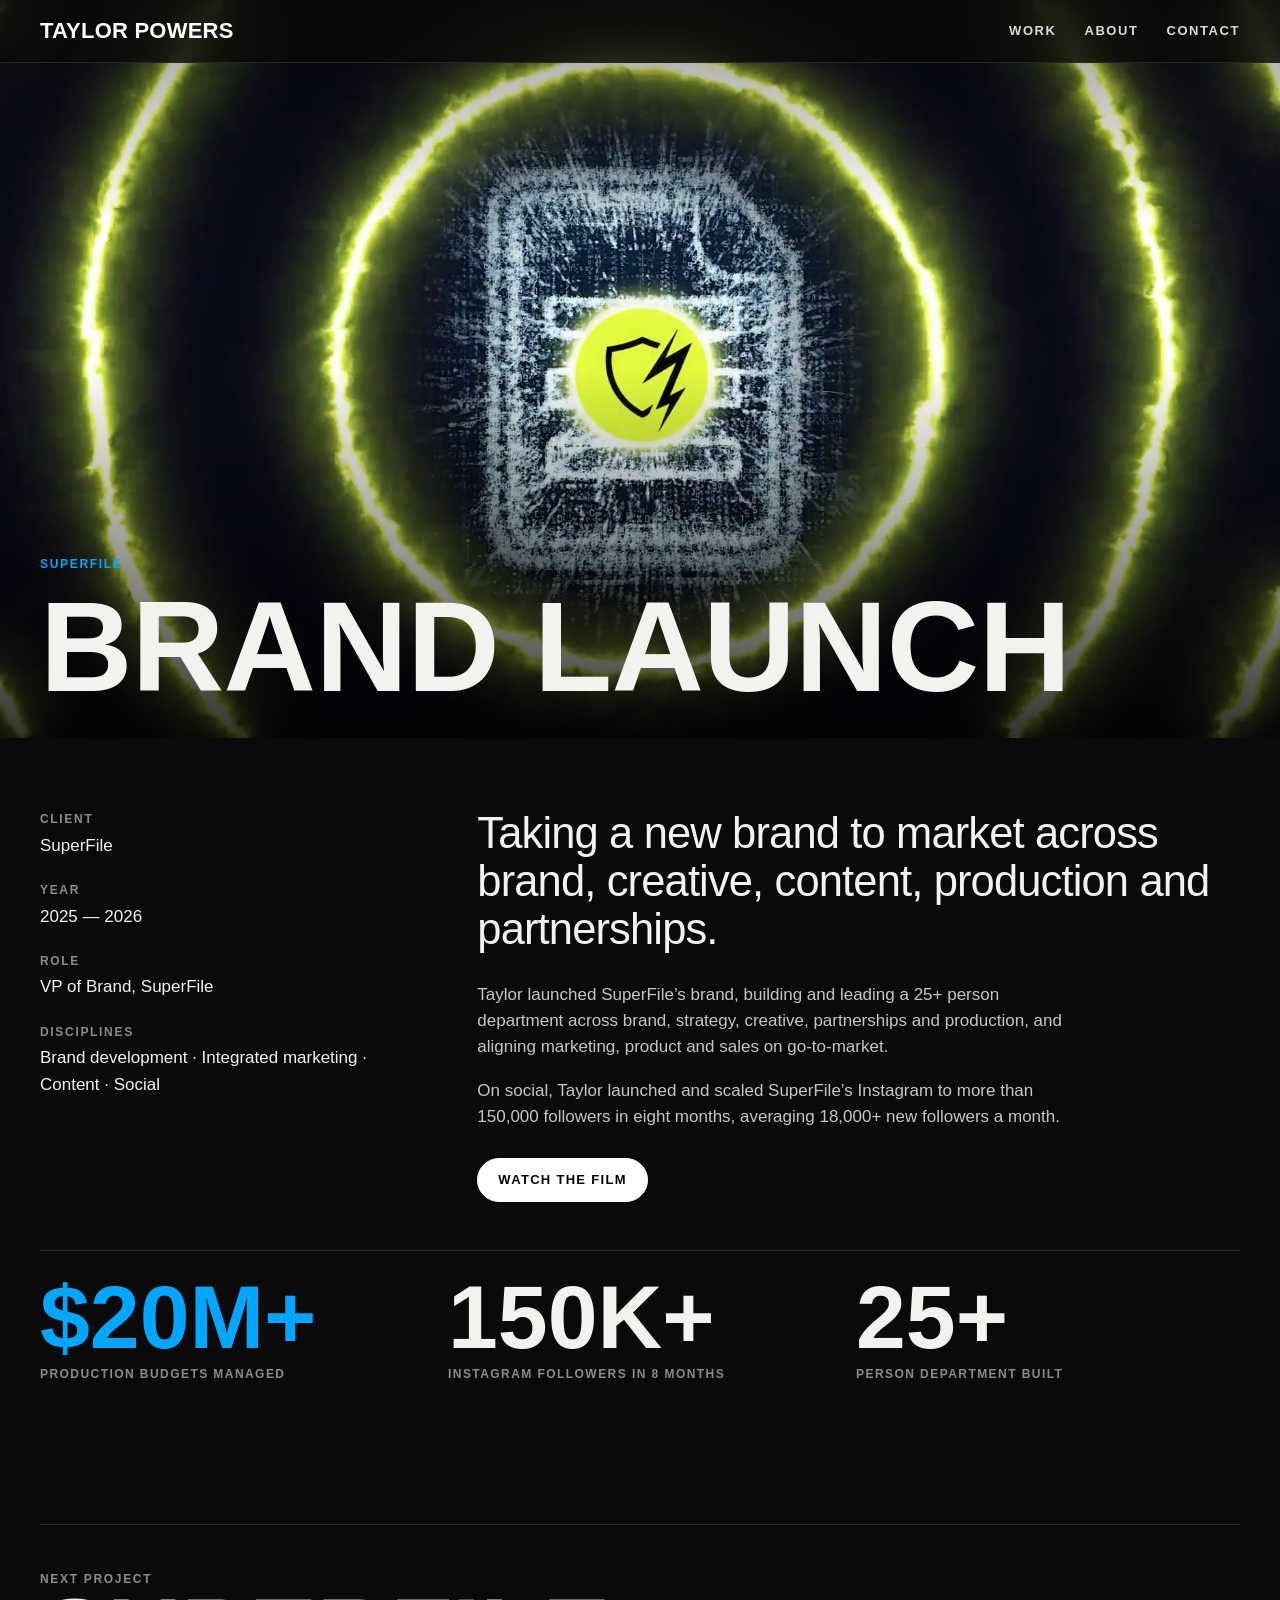
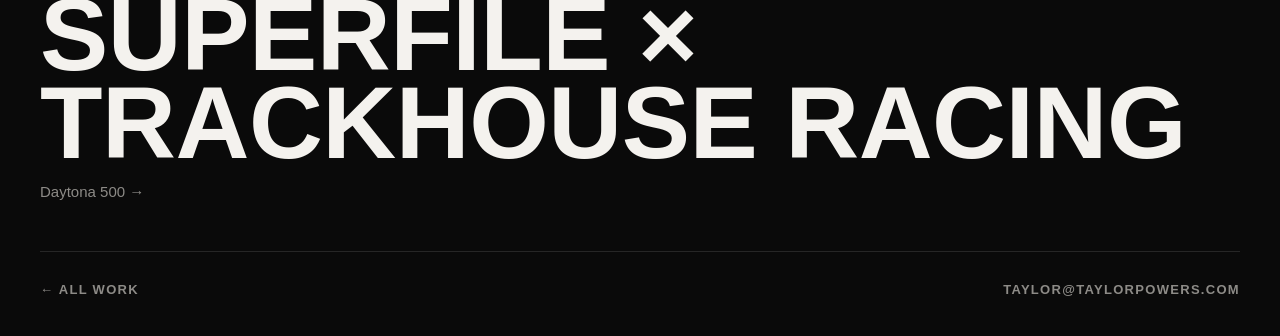
<file: work/superfile-brand-launch/index.html>
<!doctype html>
<html lang="en">
<head>
<meta charset="utf-8">
<meta name="viewport" content="width=device-width, initial-scale=1, viewport-fit=cover">
<meta http-equiv="Content-Security-Policy" content="default-src 'self'; script-src 'self'; style-src 'self' https://fonts.googleapis.com; font-src https://fonts.gstatic.com; img-src 'self' data:; media-src 'self'; frame-src https://player.vimeo.com https://www.youtube-nocookie.com; connect-src 'self'; object-src 'none'; base-uri 'self'; form-action 'self'; upgrade-insecure-requests">
<meta name="referrer" content="strict-origin-when-cross-origin">
<title>SuperFile — Brand launch · Taylor Powers</title>
<meta name="description" content="Taking a new brand to market across brand, creative, content, production and partnerships.">
<meta property="og:title" content="SuperFile — Brand launch">
<meta property="og:description" content="Taking a new brand to market across brand, creative, content, production and partnerships.">
<meta property="og:image" content="https://taylorpowers.com/assets/img/vm-1014838410.jpg">
<meta property="og:url" content="https://taylorpowers.com/work/superfile-brand-launch/">
<meta name="twitter:card" content="summary_large_image">
<meta name="theme-color" content="#0a0a0a">
<link rel="icon" href="/assets/favicon.svg">
<link rel="preconnect" href="https://fonts.googleapis.com">
<link rel="preconnect" href="https://fonts.gstatic.com" crossorigin>
<link rel="stylesheet" href="https://fonts.googleapis.com/css2?family=Archivo:wdth,wght@62..125,100..900&display=swap">
<link rel="stylesheet" href="/assets/site.css?v=14">
</head>
<body class="case-page">
<header class="bar solid" id="bar">
  <a class="mark" href="/">Taylor Powers</a>
  <nav aria-label="Main"><a href="/#work">Work</a><a href="/#about">About</a><a href="/#contact">Contact</a></nav>
</header>
<main>
  <section class="case-hero">
    <img class="case-hero-media" src="/assets/img/vm-1014838410.jpg" alt="SuperFile"><iframe class="case-hero-vimeo" data-hd src="https://player.vimeo.com/video/1014838410?background=1&autoplay=1&loop=1&muted=1&dnt=1" allow="autoplay; fullscreen; picture-in-picture" title="SuperFile" aria-hidden="true" tabindex="-1"></iframe>
    <div class="case-hero-shade" aria-hidden="true"></div>
    <div class="case-hero-copy">
      <p class="kick accent">SuperFile</p>
      <h1 class="display">Brand launch</h1>
    </div>
  </section>
  <section class="case-body">
    <dl class="case-meta">
      <div><dt>Client</dt><dd>SuperFile</dd></div>
      <div><dt>Year</dt><dd>2025 — 2026</dd></div>
      <div><dt>Role</dt><dd>VP of Brand, SuperFile</dd></div>
      <div><dt>Disciplines</dt><dd>Brand development · Integrated marketing · Content · Social</dd></div>
    </dl>
    <div class="case-text">
      <p class="lead">Taking a new brand to market across brand, creative, content, production and partnerships.</p>
      <p>Taylor launched SuperFile’s brand, building and leading a 25+ person department across brand, strategy, creative, partnerships and production, and aligning marketing, product and sales on go-to-market.</p><p>On social, Taylor launched and scaled SuperFile’s Instagram to more than 150,000 followers in eight months, averaging 18,000+ new followers a month.</p>
      <div class="case-actions"><button type="button" class="chip-btn solid" data-vimeo="1014838410" data-title="SuperFile">Watch the film</button></div>
    </div>
    <dl class="figures case-figures"><div><dt>$20M+</dt><dd>Production budgets managed</dd></div><div><dt>150K+</dt><dd>Instagram followers in 8 months</dd></div><div><dt>25+</dt><dd>Person department built</dd></div></dl>
    
  </section>
  <a class="next" href="/work/superfile-trackhouse-nascar/">
    <span class="kick">Next project</span>
    <span class="display">SuperFile × Trackhouse Racing</span>
    <span class="next-sub">Daytona 500 →</span>
  </a>
</main>
<footer class="case-foot"><a href="/#work">← All work</a><a href="mailto:taylor@taylorpowers.com">taylor@taylorpowers.com</a></footer>
<dialog class="player" id="player" aria-label="Video">
  <div class="frame" id="playerFrame"></div>
  <div class="player-bar"><span id="playerTitle"></span><button type="button" id="playerClose">Close ✕</button></div>
</dialog>
<script src="/assets/site.js?v=14" defer></script>
</body>
</html>
</file>
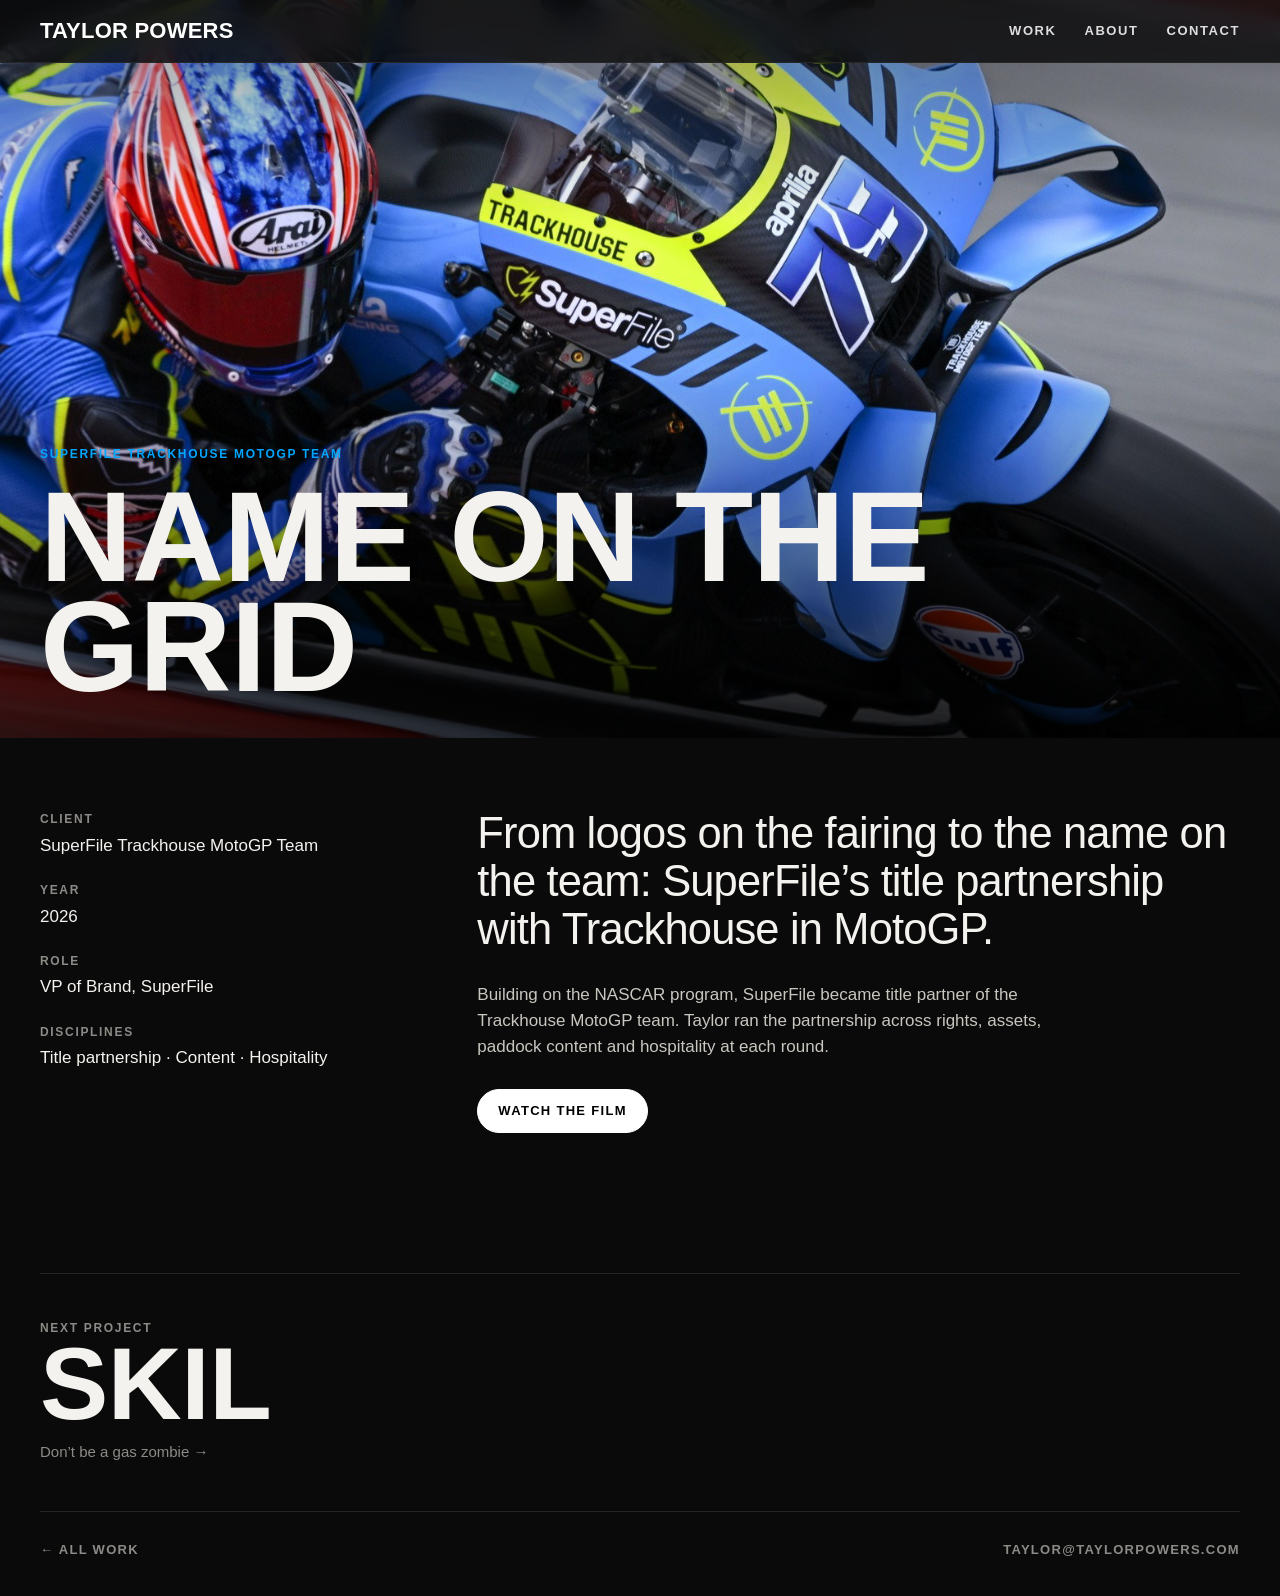
<file: work/superfile-trackhouse-motogp/index.html>
<!doctype html>
<html lang="en">
<head>
<meta charset="utf-8">
<meta name="viewport" content="width=device-width, initial-scale=1, viewport-fit=cover">
<meta http-equiv="Content-Security-Policy" content="default-src 'self'; script-src 'self'; style-src 'self' https://fonts.googleapis.com; font-src https://fonts.gstatic.com; img-src 'self' data:; media-src 'self'; frame-src https://player.vimeo.com https://www.youtube-nocookie.com; connect-src 'self'; object-src 'none'; base-uri 'self'; form-action 'self'; upgrade-insecure-requests">
<meta name="referrer" content="strict-origin-when-cross-origin">
<title>SuperFile Trackhouse MotoGP Team — Name on the grid · Taylor Powers</title>
<meta name="description" content="From logos on the fairing to the name on the team: SuperFile’s title partnership with Trackhouse in MotoGP.">
<meta property="og:title" content="SuperFile Trackhouse MotoGP Team — Name on the grid">
<meta property="og:description" content="From logos on the fairing to the name on the team: SuperFile’s title partnership with Trackhouse in MotoGP.">
<meta property="og:image" content="https://taylorpowers.com/assets/img/motogp-superfile.jpg">
<meta property="og:url" content="https://taylorpowers.com/work/superfile-trackhouse-motogp/">
<meta name="twitter:card" content="summary_large_image">
<meta name="theme-color" content="#0a0a0a">
<link rel="icon" href="/assets/favicon.svg">
<link rel="preconnect" href="https://fonts.googleapis.com">
<link rel="preconnect" href="https://fonts.gstatic.com" crossorigin>
<link rel="stylesheet" href="https://fonts.googleapis.com/css2?family=Archivo:wdth,wght@62..125,100..900&display=swap">
<link rel="stylesheet" href="/assets/site.css?v=14">
</head>
<body class="case-page">
<header class="bar solid" id="bar">
  <a class="mark" href="/">Taylor Powers</a>
  <nav aria-label="Main"><a href="/#work">Work</a><a href="/#about">About</a><a href="/#contact">Contact</a></nav>
</header>
<main>
  <section class="case-hero">
    <img class="case-hero-media" src="/assets/img/motogp-superfile.jpg" alt="SuperFile Trackhouse MotoGP Team">
    <div class="case-hero-shade" aria-hidden="true"></div>
    <div class="case-hero-copy">
      <p class="kick accent">SuperFile Trackhouse MotoGP Team</p>
      <h1 class="display">Name on the grid</h1>
    </div>
  </section>
  <section class="case-body">
    <dl class="case-meta">
      <div><dt>Client</dt><dd>SuperFile Trackhouse MotoGP Team</dd></div>
      <div><dt>Year</dt><dd>2026</dd></div>
      <div><dt>Role</dt><dd>VP of Brand, SuperFile</dd></div>
      <div><dt>Disciplines</dt><dd>Title partnership · Content · Hospitality</dd></div>
    </dl>
    <div class="case-text">
      <p class="lead">From logos on the fairing to the name on the team: SuperFile’s title partnership with Trackhouse in MotoGP.</p>
      <p>Building on the NASCAR program, SuperFile became title partner of the Trackhouse MotoGP team. Taylor ran the partnership across rights, assets, paddock content and hospitality at each round.</p>
      <div class="case-actions"><button type="button" class="chip-btn solid" data-yt="JF26n2-jgBI" data-title="SuperFile Trackhouse MotoGP Team">Watch the film</button></div>
    </div>
    
    
  </section>
  <a class="next" href="/work/skil/">
    <span class="kick">Next project</span>
    <span class="display">SKIL</span>
    <span class="next-sub">Don’t be a gas zombie →</span>
  </a>
</main>
<footer class="case-foot"><a href="/#work">← All work</a><a href="mailto:taylor@taylorpowers.com">taylor@taylorpowers.com</a></footer>
<dialog class="player" id="player" aria-label="Video">
  <div class="frame" id="playerFrame"></div>
  <div class="player-bar"><span id="playerTitle"></span><button type="button" id="playerClose">Close ✕</button></div>
</dialog>
<script src="/assets/site.js?v=14" defer></script>
</body>
</html>
</file>
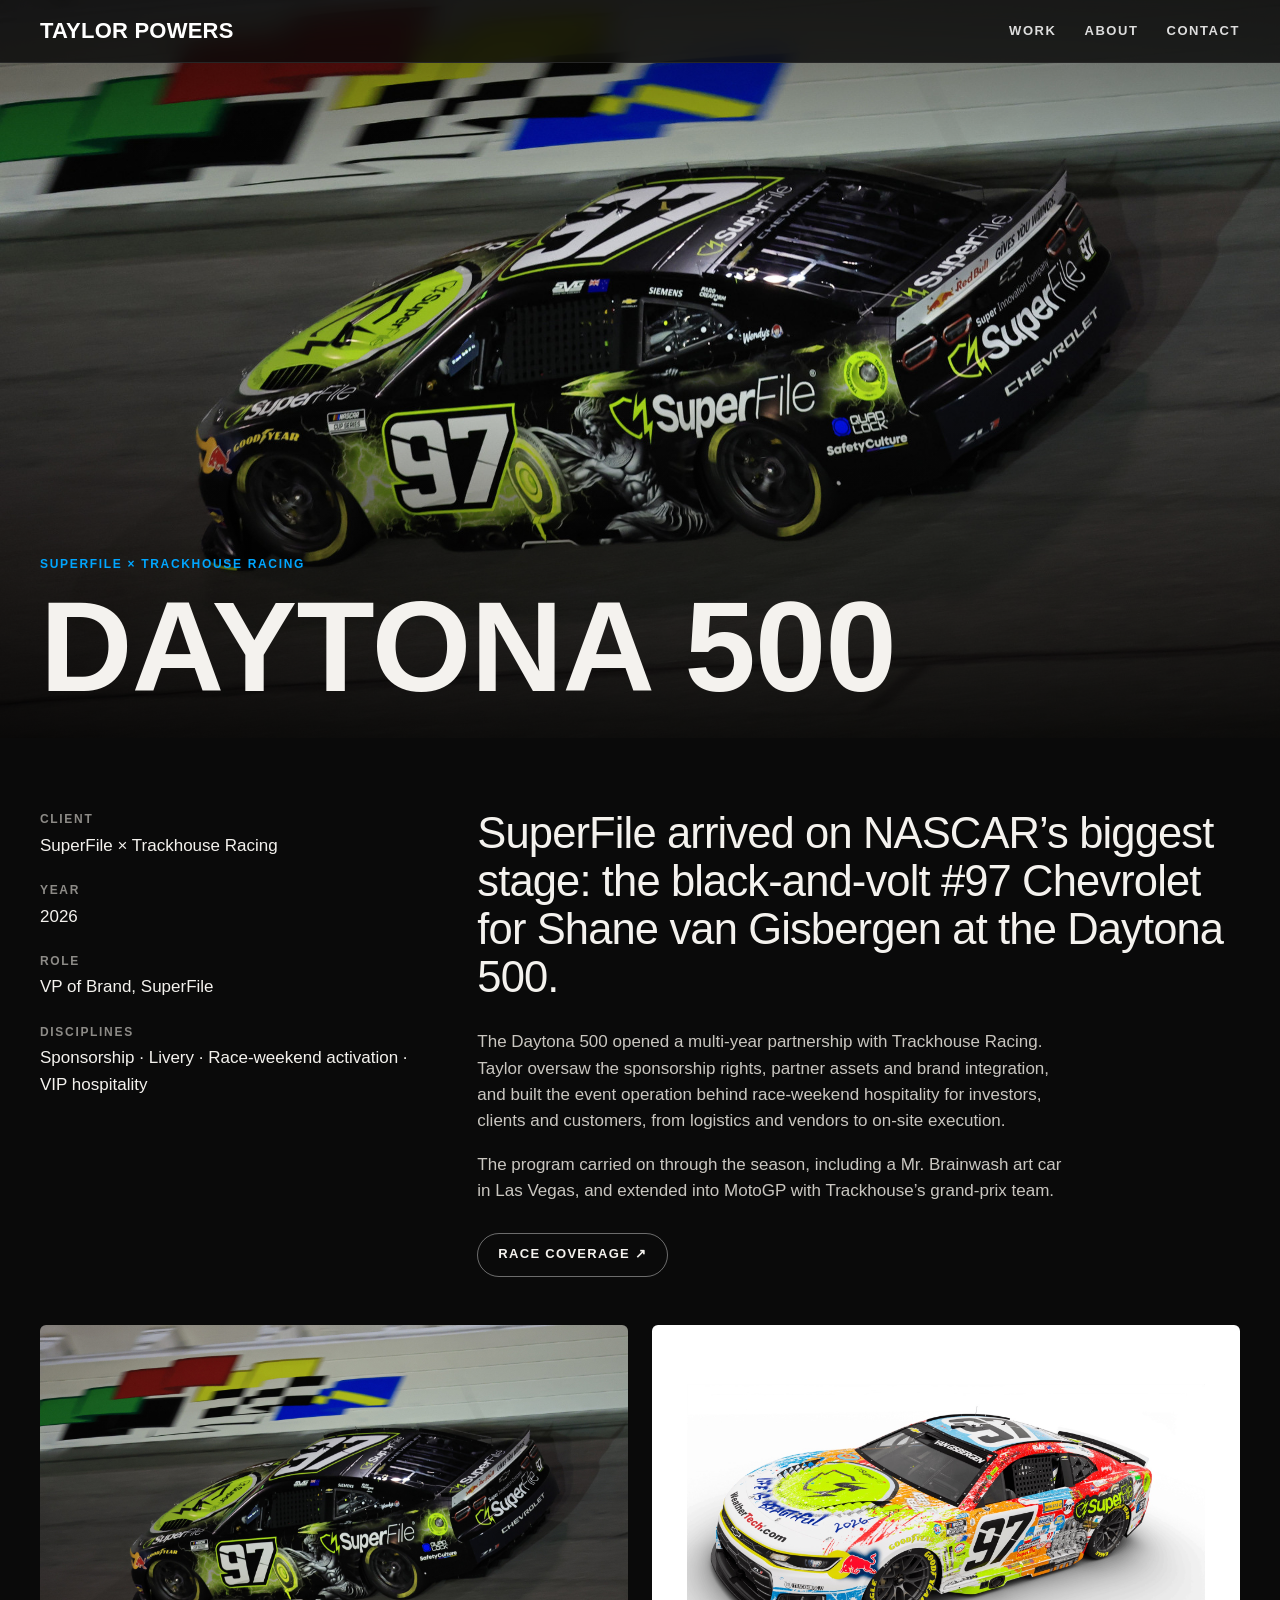
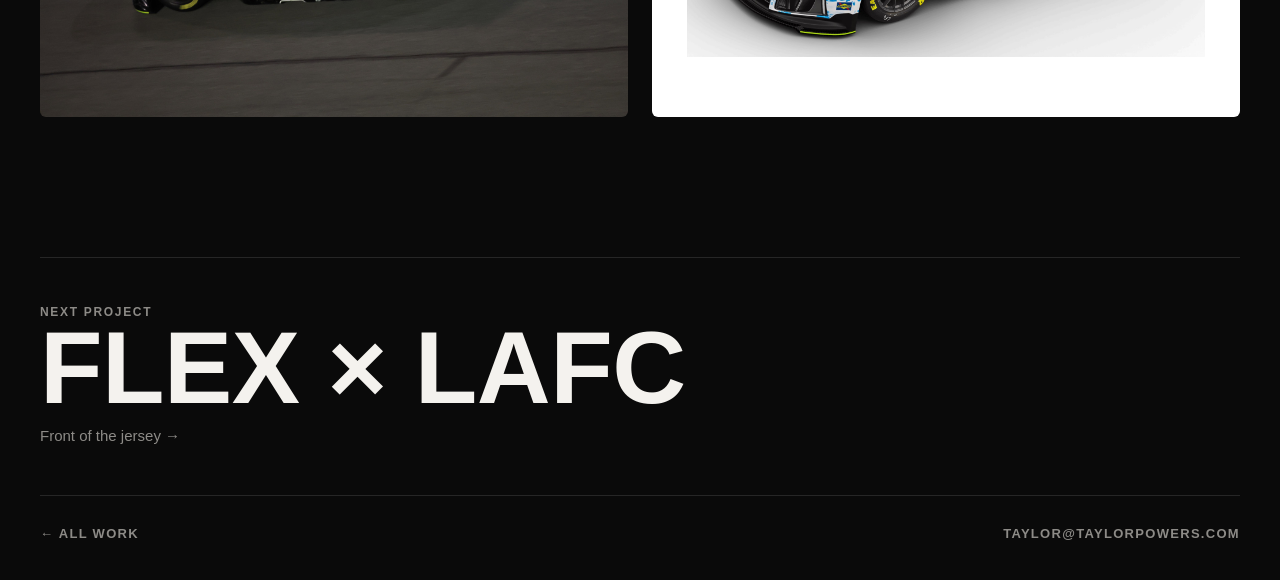
<file: work/superfile-trackhouse-nascar/index.html>
<!doctype html>
<html lang="en">
<head>
<meta charset="utf-8">
<meta name="viewport" content="width=device-width, initial-scale=1, viewport-fit=cover">
<meta http-equiv="Content-Security-Policy" content="default-src 'self'; script-src 'self'; style-src 'self' https://fonts.googleapis.com; font-src https://fonts.gstatic.com; img-src 'self' data:; media-src 'self'; frame-src https://player.vimeo.com https://www.youtube-nocookie.com; connect-src 'self'; object-src 'none'; base-uri 'self'; form-action 'self'; upgrade-insecure-requests">
<meta name="referrer" content="strict-origin-when-cross-origin">
<title>SuperFile × Trackhouse Racing — Daytona 500 · Taylor Powers</title>
<meta name="description" content="SuperFile arrived on NASCAR’s biggest stage: the black-and-volt #97 Chevrolet for Shane van Gisbergen at the Daytona 500.">
<meta property="og:title" content="SuperFile × Trackhouse Racing — Daytona 500">
<meta property="og:description" content="SuperFile arrived on NASCAR’s biggest stage: the black-and-volt #97 Chevrolet for Shane van Gisbergen at the Daytona 500.">
<meta property="og:image" content="https://taylorpowers.com/assets/img/daytona-race.jpg">
<meta property="og:url" content="https://taylorpowers.com/work/superfile-trackhouse-nascar/">
<meta name="twitter:card" content="summary_large_image">
<meta name="theme-color" content="#0a0a0a">
<link rel="icon" href="/assets/favicon.svg">
<link rel="preconnect" href="https://fonts.googleapis.com">
<link rel="preconnect" href="https://fonts.gstatic.com" crossorigin>
<link rel="stylesheet" href="https://fonts.googleapis.com/css2?family=Archivo:wdth,wght@62..125,100..900&display=swap">
<link rel="stylesheet" href="/assets/site.css?v=14">
</head>
<body class="case-page">
<header class="bar solid" id="bar">
  <a class="mark" href="/">Taylor Powers</a>
  <nav aria-label="Main"><a href="/#work">Work</a><a href="/#about">About</a><a href="/#contact">Contact</a></nav>
</header>
<main>
  <section class="case-hero">
    <img class="case-hero-media" src="/assets/img/daytona-race.jpg" alt="SuperFile × Trackhouse Racing">
    <div class="case-hero-shade" aria-hidden="true"></div>
    <div class="case-hero-copy">
      <p class="kick accent">SuperFile × Trackhouse Racing</p>
      <h1 class="display">Daytona 500</h1>
    </div>
  </section>
  <section class="case-body">
    <dl class="case-meta">
      <div><dt>Client</dt><dd>SuperFile × Trackhouse Racing</dd></div>
      <div><dt>Year</dt><dd>2026</dd></div>
      <div><dt>Role</dt><dd>VP of Brand, SuperFile</dd></div>
      <div><dt>Disciplines</dt><dd>Sponsorship · Livery · Race-weekend activation · VIP hospitality</dd></div>
    </dl>
    <div class="case-text">
      <p class="lead">SuperFile arrived on NASCAR’s biggest stage: the black-and-volt #97 Chevrolet for Shane van Gisbergen at the Daytona 500.</p>
      <p>The Daytona 500 opened a multi-year partnership with Trackhouse Racing. Taylor oversaw the sponsorship rights, partner assets and brand integration, and built the event operation behind race-weekend hospitality for investors, clients and customers, from logistics and vendors to on-site execution.</p><p>The program carried on through the season, including a Mr. Brainwash art car in Las Vegas, and extended into MotoGP with Trackhouse’s grand-prix team.</p>
      <div class="case-actions"><a class="chip-btn" href="https://speedcafe.com/nascar-news-2026-cup-series-shane-van-gisbergen-daytona-500-livery-svg-trackhouse-superfile/" target="_blank" rel="noopener">Race coverage ↗</a></div>
    </div>
    
    <div class="case-gallery"><figure class=""><img src="/assets/img/daytona-race.jpg" alt="" loading="lazy"></figure><figure class="light"><img src="/assets/img/art-car.jpg" alt="" loading="lazy"></figure></div>
  </section>
  <a class="next" href="/work/flex-lafc/">
    <span class="kick">Next project</span>
    <span class="display">FLEX × LAFC</span>
    <span class="next-sub">Front of the jersey →</span>
  </a>
</main>
<footer class="case-foot"><a href="/#work">← All work</a><a href="mailto:taylor@taylorpowers.com">taylor@taylorpowers.com</a></footer>
<dialog class="player" id="player" aria-label="Video">
  <div class="frame" id="playerFrame"></div>
  <div class="player-bar"><span id="playerTitle"></span><button type="button" id="playerClose">Close ✕</button></div>
</dialog>
<script src="/assets/site.js?v=14" defer></script>
</body>
</html>
</file>
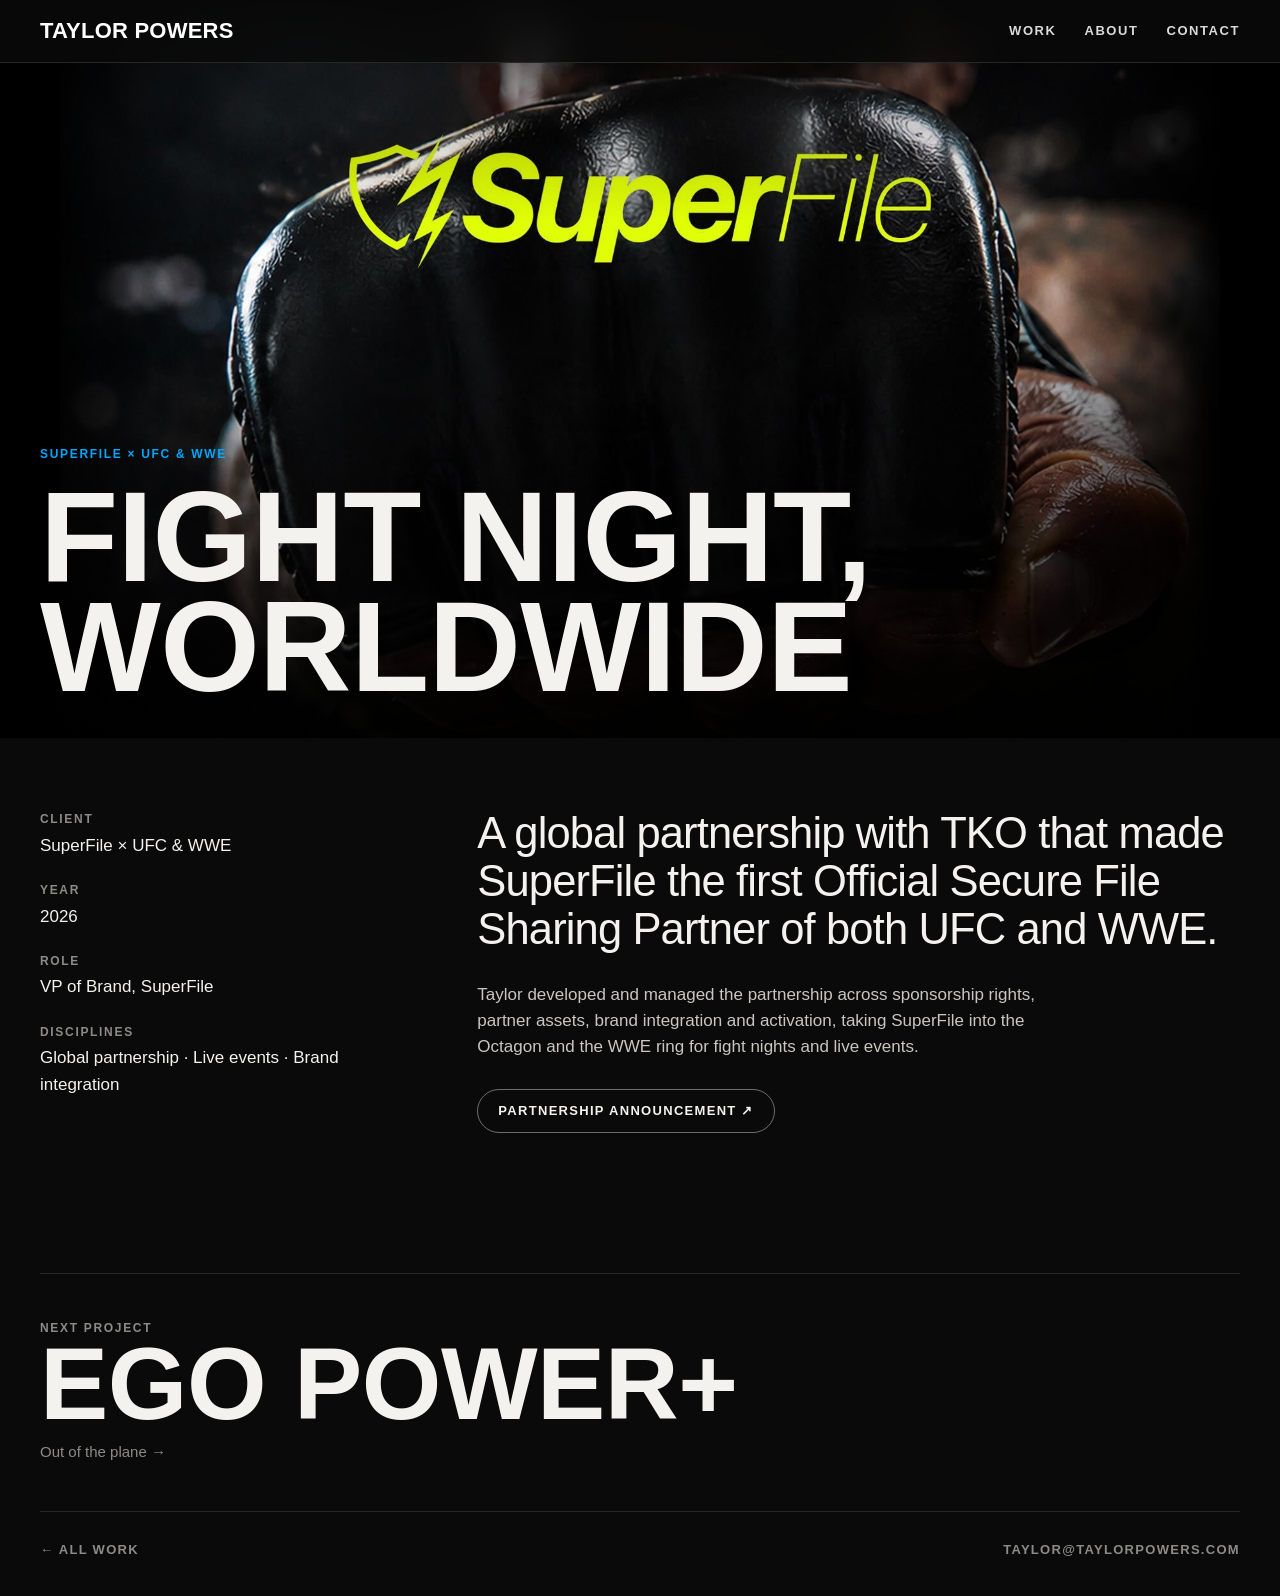
<file: work/superfile-ufc-wwe/index.html>
<!doctype html>
<html lang="en">
<head>
<meta charset="utf-8">
<meta name="viewport" content="width=device-width, initial-scale=1, viewport-fit=cover">
<meta http-equiv="Content-Security-Policy" content="default-src 'self'; script-src 'self'; style-src 'self' https://fonts.googleapis.com; font-src https://fonts.gstatic.com; img-src 'self' data:; media-src 'self'; frame-src https://player.vimeo.com https://www.youtube-nocookie.com; connect-src 'self'; object-src 'none'; base-uri 'self'; form-action 'self'; upgrade-insecure-requests">
<meta name="referrer" content="strict-origin-when-cross-origin">
<title>SuperFile × UFC &amp; WWE — Fight night, worldwide · Taylor Powers</title>
<meta name="description" content="A global partnership with TKO that made SuperFile the first Official Secure File Sharing Partner of both UFC and WWE.">
<meta property="og:title" content="SuperFile × UFC &amp; WWE — Fight night, worldwide">
<meta property="og:description" content="A global partnership with TKO that made SuperFile the first Official Secure File Sharing Partner of both UFC and WWE.">
<meta property="og:image" content="https://taylorpowers.com/assets/img/ufc-wwe.jpg">
<meta property="og:url" content="https://taylorpowers.com/work/superfile-ufc-wwe/">
<meta name="twitter:card" content="summary_large_image">
<meta name="theme-color" content="#0a0a0a">
<link rel="icon" href="/assets/favicon.svg">
<link rel="preconnect" href="https://fonts.googleapis.com">
<link rel="preconnect" href="https://fonts.gstatic.com" crossorigin>
<link rel="stylesheet" href="https://fonts.googleapis.com/css2?family=Archivo:wdth,wght@62..125,100..900&display=swap">
<link rel="stylesheet" href="/assets/site.css?v=14">
</head>
<body class="case-page">
<header class="bar solid" id="bar">
  <a class="mark" href="/">Taylor Powers</a>
  <nav aria-label="Main"><a href="/#work">Work</a><a href="/#about">About</a><a href="/#contact">Contact</a></nav>
</header>
<main>
  <section class="case-hero">
    <img class="case-hero-media" src="/assets/img/ufc-wwe.jpg" alt="SuperFile × UFC &amp; WWE">
    <div class="case-hero-shade" aria-hidden="true"></div>
    <div class="case-hero-copy">
      <p class="kick accent">SuperFile × UFC &amp; WWE</p>
      <h1 class="display">Fight night, worldwide</h1>
    </div>
  </section>
  <section class="case-body">
    <dl class="case-meta">
      <div><dt>Client</dt><dd>SuperFile × UFC &amp; WWE</dd></div>
      <div><dt>Year</dt><dd>2026</dd></div>
      <div><dt>Role</dt><dd>VP of Brand, SuperFile</dd></div>
      <div><dt>Disciplines</dt><dd>Global partnership · Live events · Brand integration</dd></div>
    </dl>
    <div class="case-text">
      <p class="lead">A global partnership with TKO that made SuperFile the first Official Secure File Sharing Partner of both UFC and WWE.</p>
      <p>Taylor developed and managed the partnership across sponsorship rights, partner assets, brand integration and activation, taking SuperFile into the Octagon and the WWE ring for fight nights and live events.</p>
      <div class="case-actions"><a class="chip-btn" href="https://www.ufc.com/news/tko-and-superfile-announce-global-partnership-across-ufc-and-wwe" target="_blank" rel="noopener">Partnership announcement ↗</a></div>
    </div>
    
    
  </section>
  <a class="next" href="/work/ego/">
    <span class="kick">Next project</span>
    <span class="display">EGO Power+</span>
    <span class="next-sub">Out of the plane →</span>
  </a>
</main>
<footer class="case-foot"><a href="/#work">← All work</a><a href="mailto:taylor@taylorpowers.com">taylor@taylorpowers.com</a></footer>
<dialog class="player" id="player" aria-label="Video">
  <div class="frame" id="playerFrame"></div>
  <div class="player-bar"><span id="playerTitle"></span><button type="button" id="playerClose">Close ✕</button></div>
</dialog>
<script src="/assets/site.js?v=14" defer></script>
</body>
</html>
</file>
<file: assets/site.css>
/* Taylor Powers. Cinematic and reel-first, like a production company: a full-screen reel, then the work as big moving tiles on near-black.
   Type is Archivo; display lines use its condensed width. Motion is limited to video, opacity and transform, with no scroll-driven effects. */
:root {
  --bg: #0a0a0a;
  --panel: #141414;
  --fg: #f4f2ee;
  --muted: #8d8b87;
  --line: #262626;
  --accent: #00a6ff;
  --font: "Archivo", "Helvetica Neue", Arial, sans-serif;
  --g: 20px;
  --ease: cubic-bezier(.2, .8, .2, 1);
  color-scheme: dark;
}
@media (min-width: 900px) { :root { --g: 40px; } }

* { box-sizing: border-box; }
html { scroll-behavior: smooth; -webkit-text-size-adjust: 100%; }
body { margin: 0; background: var(--bg); color: var(--fg); font: 400 17px/1.55 var(--font); font-stretch: 100%; -webkit-font-smoothing: antialiased; }
img, video { display: block; max-width: 100%; }
a { color: inherit; text-decoration: none; }
button { font: inherit; color: inherit; background: none; border: 0; padding: 0; cursor: pointer; text-align: left; }
:focus-visible { outline: 2px solid var(--accent); outline-offset: 3px; }
::selection { background: var(--accent); color: #000; }

.display { font-weight: 800; font-stretch: 62%; text-transform: uppercase; line-height: .86; letter-spacing: -.005em; margin: 0; }
.kick { margin: 0 0 18px; font-size: 12px; font-weight: 600; letter-spacing: .14em; text-transform: uppercase; color: var(--muted); }

/* Bar */
.bar { position: fixed; z-index: 20; inset: 0 0 auto; display: flex; justify-content: space-between; align-items: center; padding: 22px var(--g); color: #fff; transition: background .35s, padding .35s, border-color .35s; border-bottom: 1px solid transparent; }
.bar.solid { background: rgba(10,10,10,.82); backdrop-filter: blur(14px) saturate(1.3); -webkit-backdrop-filter: blur(14px) saturate(1.3); padding-block: 14px; border-color: var(--line); }
.mark { font-weight: 800; font-stretch: 62%; text-transform: uppercase; font-size: 22px; letter-spacing: .01em; }
.bar nav { display: flex; gap: 28px; font-size: 13px; font-weight: 600; letter-spacing: .12em; text-transform: uppercase; }
.bar nav a { opacity: .85; transition: opacity .2s; }
.bar nav a:hover { opacity: 1; }
@media (max-width: 520px) { .bar nav { gap: 16px; font-size: 12px; } }

/* Reel */
.reel { position: relative; height: 100vh; height: 100svh; min-height: 560px; overflow: hidden; background: #000; }
.reel-video { position: absolute; inset: 0; width: 100%; height: 100%; object-fit: cover; }
.reel-shade { position: absolute; inset: 0; background: linear-gradient(180deg, rgba(0,0,0,.45), rgba(0,0,0,0) 26%, rgba(0,0,0,0) 45%, rgba(0,0,0,.78)); }
.reel-copy { position: absolute; left: var(--g); right: var(--g); bottom: 34px; }
.reel .display { font-size: clamp(64px, 11.5vw, 210px); }
@media (max-width: 640px) { .reel .display { font-size: 15.2vw; } }
.line { display: block; overflow: hidden; }
.line > span { display: block; transform: translateY(102%); animation: up 1.1s var(--ease) forwards; }
.line:nth-child(2) > span { animation-delay: .08s; }
.line:nth-child(3) > span { animation-delay: .16s; color: var(--accent); text-shadow: 0 0 28px rgba(0, 166, 255, .55), 0 0 2px rgba(120, 210, 255, .6); }
@keyframes up { to { transform: none; } }
.reel-controls { display: flex; justify-content: space-between; align-items: center; gap: 18px; flex-wrap: wrap; margin-top: 26px; padding-top: 18px; border-top: 1px solid rgba(255,255,255,.25); opacity: 0; animation: fade .8s .6s ease forwards; }
@keyframes fade { to { opacity: 1; } }
.reel-who { margin: 0; font-size: 15px; color: rgba(255,255,255,.82); }
.reel-buttons { display: flex; gap: 10px; flex-wrap: wrap; }
.chip-btn { display: inline-flex; align-items: center; gap: 10px; height: 44px; padding: 0 20px; border: 1px solid rgba(255,255,255,.4); border-radius: 999px; font-size: 13px; font-weight: 600; letter-spacing: .1em; text-transform: uppercase; transition: background .25s, color .25s, border-color .25s; }
.chip-btn:hover { border-color: #fff; }
.chip-btn.solid { background: #fff; color: #000; border-color: #fff; }
.chip-btn.solid:hover { background: var(--accent); border-color: var(--accent); }
.bars { display: inline-flex; gap: 2px; align-items: flex-end; height: 12px; }
.bars i { width: 2px; height: 4px; background: currentColor; }
.chip-btn[aria-pressed="true"] .bars i { animation: eq .9s ease-in-out infinite alternate; }
.chip-btn[aria-pressed="true"] .bars i:nth-child(2) { animation-delay: .2s; }
.chip-btn[aria-pressed="true"] .bars i:nth-child(3) { animation-delay: .4s; }
@keyframes eq { from { height: 3px; } to { height: 12px; } }
.reel-progress { position: absolute; left: 0; right: 0; bottom: 0; height: 3px; background: rgba(255,255,255,.12); }
.reel-progress i { display: block; height: 100%; background: var(--accent); transform-origin: left; transform: scaleX(0); }

/* Work */
.work { padding: 120px var(--g) 40px; }
.work-head { display: flex; justify-content: space-between; align-items: end; gap: 24px; flex-wrap: wrap; margin-bottom: 48px; }
.display.sm { font-size: clamp(56px, 9vw, 150px); }
.work-head p { margin: 0; max-width: 34ch; color: var(--muted); }
.grid { display: grid; grid-template-columns: repeat(2, minmax(0, 1fr)); gap: 64px 24px; }
.tile.wide { grid-column: 1 / -1; }
.media { position: relative; display: block; width: 100%; aspect-ratio: 16 / 9; overflow: hidden; background: var(--panel); border-radius: 6px; isolation: isolate; }
.tile.wide .media { aspect-ratio: 21 / 9; }
.media img, .media video { position: absolute; inset: 0; width: 100%; height: 100%; object-fit: cover; }
.media img { transition: transform 1.2s var(--ease), opacity .4s; }
.media video { opacity: 0; transition: opacity .4s; }
.media.playing video { opacity: 1; }
.media:hover img { transform: scale(1.04); }
.media.light { background: #fff; }
.media.light img { object-fit: contain; padding: 4% 8%; }
.go { position: absolute; z-index: 2; left: 16px; bottom: 16px; padding: 9px 14px; border-radius: 999px; background: rgba(0,0,0,.55); backdrop-filter: blur(10px); -webkit-backdrop-filter: blur(10px); color: #fff; font-size: 12px; font-weight: 600; letter-spacing: .1em; text-transform: uppercase; opacity: 0; transform: translateY(6px); transition: opacity .3s, transform .3s var(--ease); }
.media:hover .go, .media:focus-visible .go { opacity: 1; transform: none; }
@media (hover: none) { .go { opacity: 1; transform: none; } }
.meta { display: flex; justify-content: space-between; gap: 16px; margin-top: 18px; font-size: 12px; font-weight: 600; letter-spacing: .12em; text-transform: uppercase; color: var(--muted); }
.meta .client { color: var(--accent); }
.tile h3 { margin: 10px 0 8px; font-weight: 800; font-stretch: 62%; text-transform: uppercase; font-size: clamp(34px, 3.6vw, 56px); line-height: .9; }
.tile p { margin: 0; color: var(--muted); max-width: 52ch; }
@media (max-width: 760px) { .grid { grid-template-columns: minmax(0, 1fr); gap: 56px; } .tile.wide .media { aspect-ratio: 16 / 9; } }

/* Partners: a monochrome logo wall */
.partners { padding: 120px var(--g) 0; }
.logos { list-style: none; margin: 0; padding: 0; display: grid; grid-template-columns: repeat(7, minmax(0, 1fr)); gap: 1px; background: var(--line); border: 1px solid var(--line); }
.logos li { display: grid; place-items: center; height: 132px; padding: 0 14%; background: var(--bg); transition: background .3s; }
.logos li:hover { background: var(--panel); }
.logos img { width: auto; height: auto; max-width: 100%; max-height: 34px; object-fit: contain; opacity: .78; transition: opacity .3s; }
.logos img.tall { max-height: 58px; }
.logos img.round { max-height: 46px; }
.logos img.sq { max-height: 74px; }
.logos li:hover img { opacity: 1; }
.logos img.mono { filter: brightness(0) invert(1); }
.logos img.inv { filter: grayscale(1) invert(1) contrast(1.15); }
.logos li.more { place-items: center start; padding: 0 18px; font-size: 13px; line-height: 1.45; color: var(--muted); }
.logos li.more b { display: block; color: var(--fg); font-weight: 600; letter-spacing: .1em; text-transform: uppercase; font-size: 11px; margin-bottom: 4px; }
@media (max-width: 1000px) { .logos { grid-template-columns: repeat(4, minmax(0, 1fr)); } .logos li.more { grid-column: span 2; } }
@media (max-width: 560px) { .logos { grid-template-columns: repeat(3, minmax(0, 1fr)); } .logos li { height: 100px; } .logos li.more { grid-column: span 2; } }
@media (max-width: 1000px) { .logos { grid-template-columns: repeat(4, minmax(0, 1fr)); } }
@media (max-width: 560px) { .logos { grid-template-columns: repeat(3, minmax(0, 1fr)); } }

/* About */
.about { padding: 140px var(--g) 0; display: grid; gap: 80px; }
.about-main { display: grid; grid-template-columns: minmax(0, 5fr) minmax(0, 7fr); gap: 56px; align-items: end; }
.portrait { margin: 0; aspect-ratio: 4 / 5; overflow: hidden; border-radius: 6px; background: #fff; }
.portrait img { width: 100%; height: 100%; object-fit: cover; object-position: 50% 30%; }
@media (max-width: 860px) { .about-main { grid-template-columns: minmax(0, 1fr); gap: 32px; } .portrait { max-width: 420px; } }
.lead { margin: 0 0 36px; font-size: clamp(28px, 3.4vw, 52px); line-height: 1.1; letter-spacing: -.02em; font-weight: 500; }
.cols { display: grid; grid-template-columns: minmax(0, 1fr); gap: 18px; color: #c9c6c0; max-width: 64ch; }
.cols p { margin: 0; }

.figures { margin: 0; display: grid; grid-template-columns: repeat(3, minmax(0, 1fr)); gap: 40px 24px; border-top: 1px solid var(--line); padding-top: 28px; }
.figures dt { font-weight: 800; font-stretch: 62%; font-size: clamp(56px, 7vw, 120px); line-height: .85; }
.figures div:nth-child(1) dt { color: var(--accent); }
.figures dd { margin: 10px 0 0; font-size: 12px; font-weight: 600; letter-spacing: .12em; text-transform: uppercase; color: var(--muted); }
@media (max-width: 760px) { .figures { grid-template-columns: repeat(2, minmax(0, 1fr)); row-gap: 36px; } }
.two { display: grid; grid-template-columns: minmax(0, 1fr) minmax(0, 1.4fr); gap: 48px; }
@media (max-width: 860px) { .two { grid-template-columns: minmax(0, 1fr); } }
.list { list-style: none; margin: 0; padding: 0; border-top: 1px solid var(--line); }
.list li { padding: 14px 0; border-bottom: 1px solid var(--line); font-weight: 500; }
.exp li { display: grid; grid-template-columns: minmax(0, 1fr) minmax(0, 1.3fr) auto; gap: 16px; align-items: baseline; }
.exp span { color: var(--muted); }
.exp em { font-style: normal; color: var(--muted); font-size: 14px; font-variant-numeric: tabular-nums; }
@media (max-width: 520px) { .exp li { grid-template-columns: minmax(0, 1fr) auto; } .exp span { grid-column: 1; grid-row: 2; } .exp em { grid-row: 1 / span 2; grid-column: 2; } }
.films ul { list-style: none; margin: 0; padding: 0; display: flex; flex-wrap: wrap; gap: 6px 0; font-size: clamp(22px, 2.4vw, 34px); line-height: 1.25; letter-spacing: -.01em; }
.films li:not(:last-child)::after { content: "·"; margin: 0 .45em; color: #444; }
.films button { border-bottom: 1px solid #444; transition: border-color .2s, color .2s; }
.films button:hover { color: var(--accent); border-color: var(--accent); }
.films span { color: var(--muted); }
.films small { margin-left: .5em; font-size: 12px; font-weight: 600; letter-spacing: .12em; text-transform: uppercase; color: var(--accent); vertical-align: middle; }
.pillars { display: grid; grid-template-columns: repeat(4, minmax(0, 1fr)); gap: 24px; }
.pillars div { border-top: 1px solid var(--line); padding-top: 18px; }
.pillars h3 { margin: 0 0 10px; font-weight: 800; font-stretch: 62%; text-transform: uppercase; font-size: clamp(26px, 2.2vw, 34px); line-height: .95; }
.pillars p { margin: 0; color: var(--muted); font-size: 15px; }
@media (max-width: 960px) { .pillars { grid-template-columns: repeat(2, minmax(0, 1fr)); } }
@media (max-width: 560px) { .pillars { grid-template-columns: minmax(0, 1fr); } }

/* Contact */
.contact { padding: 160px var(--g) 36px; }
.email { display: block; font-size: clamp(40px, 8.6vw, 168px); overflow-wrap: anywhere; transition: color .3s; text-transform: none; }
.email:hover { color: var(--accent); }
.contact-row { display: flex; justify-content: space-between; gap: 16px; flex-wrap: wrap; margin-top: 64px; padding-top: 18px; border-top: 1px solid var(--line); font-size: 13px; font-weight: 600; letter-spacing: .1em; text-transform: uppercase; color: var(--muted); }
.contact-row a:hover { color: var(--fg); }

/* Player */
.player { width: min(1280px, 94vw); padding: 0; border: 0; background: transparent; color: #fff; overflow: visible; }
.player::backdrop { background: rgba(0,0,0,.92); }
.player .frame { aspect-ratio: 16 / 9; background: #000; border-radius: 6px; overflow: hidden; }
.player iframe, .player video { width: 100%; height: 100%; border: 0; display: block; }
.player-bar { display: flex; justify-content: space-between; gap: 16px; padding-top: 14px; font-size: 13px; font-weight: 600; letter-spacing: .1em; text-transform: uppercase; }

/* Quiet fade-in for tiles */
.js .tile { opacity: 0; transform: translateY(24px); transition: opacity .9s ease, transform .9s var(--ease); }
.js .tile.in { opacity: 1; transform: none; }

/* Intro: the name, a line, then the reel. Once per visit. */
.intro { position: fixed; inset: 0; z-index: 50; display: grid; place-items: center; background: #000; transition: opacity .6s ease, visibility .6s; }
.intro.done { opacity: 0; visibility: hidden; }
.intro-name { font-weight: 800; font-stretch: 62%; text-transform: uppercase; font-size: clamp(48px, 9vw, 150px); line-height: .9; overflow: hidden; display: flex; gap: .22em; }
.intro-name > span { display: block; transform: translateY(105%); animation: up .9s var(--ease) forwards; }
.intro-name > span + span { animation-delay: .08s; color: var(--accent); }
.intro-line { position: absolute; left: 0; bottom: 0; height: 3px; width: 100%; background: var(--accent); transform-origin: left; transform: scaleX(0); animation: grow 1.1s .1s var(--ease) forwards; }
@keyframes grow { to { transform: scaleX(1); } }
.no-intro .intro { display: none; }

/* Case-study pages */
.case-page .bar { position: fixed; }
.case-hero { position: relative; height: 82vh; height: 82svh; min-height: 480px; overflow: hidden; background: #000; }
.case-hero-media { position: absolute; inset: 0; width: 100%; height: 100%; object-fit: cover; }
.case-hero-media.light { object-fit: contain; background: #fff; padding: 9vh 10vw 30vh; }
.light-hero .case-hero-vimeo { position: absolute; top: 50%; left: 50%; width: max(100%, 177.78vh); height: max(100%, 56.25vw); transform: translate(-50%, -50%); border: 0; pointer-events: none; opacity: 0; transition: opacity .8s ease; }
.case-hero-vimeo.on { opacity: 1; }
.case-hero-shade { background: linear-gradient(180deg, rgba(0,0,0,0) 60%, #0a0a0a 76%); }
.case-hero-shade { position: absolute; inset: 0; background: linear-gradient(180deg, rgba(0,0,0,.4), rgba(0,0,0,0) 30%, rgba(0,0,0,0) 50%, rgba(0,0,0,.8)); }
.case-hero-copy { position: absolute; left: var(--g); right: var(--g); bottom: 36px; }
.case-hero .display { font-size: clamp(56px, 10vw, 180px); }
.kick.accent { color: var(--accent); }
.case-body { padding: 72px var(--g) 0; display: grid; grid-template-columns: minmax(0, 4fr) minmax(0, 8fr); gap: 48px 56px; }
.case-meta { margin: 0; display: grid; gap: 22px; align-content: start; }
.case-meta dt { font-size: 12px; font-weight: 600; letter-spacing: .14em; text-transform: uppercase; color: var(--muted); }
.case-meta dd { margin: 4px 0 0; font-weight: 500; }
.case-text .lead { margin-bottom: 28px; }
.case-text p:not(.lead) { color: #c9c6c0; max-width: 62ch; margin: 0 0 1em; }
.case-actions { display: flex; gap: 10px; flex-wrap: wrap; margin-top: 28px; }
.case-actions .chip-btn { color: var(--fg); }
.case-actions .chip-btn.solid { color: #000; }
.case-figures { grid-column: 1 / -1; grid-template-columns: repeat(3, minmax(0, 1fr)); }
.case-gallery { grid-column: 1 / -1; display: grid; grid-template-columns: repeat(2, minmax(0, 1fr)); gap: 24px; }
.case-gallery figure { margin: 0; aspect-ratio: 3 / 2; overflow: hidden; border-radius: 6px; background: var(--panel); }
.case-gallery figure.light { background: #fff; }
.case-gallery img { width: 100%; height: 100%; object-fit: cover; }
.case-gallery figure.light img { object-fit: contain; padding: 6%; }
@media (max-width: 860px) { .case-body { grid-template-columns: minmax(0, 1fr); } .case-figures { grid-template-columns: repeat(2, minmax(0, 1fr)); } .case-gallery { grid-template-columns: minmax(0, 1fr); } }
.next { display: block; margin: 140px var(--g) 0; padding: 40px 0 48px; border-top: 1px solid var(--line); border-bottom: 1px solid var(--line); }
.next .display { display: block; font-size: clamp(48px, 8vw, 140px); transition: color .3s; }
.next:hover .display { color: var(--accent); }
.next-sub { display: block; margin-top: 12px; color: var(--muted); font-size: 15px; }
.case-foot { display: flex; justify-content: space-between; gap: 16px; flex-wrap: wrap; padding: 28px var(--g) 36px; font-size: 13px; font-weight: 600; letter-spacing: .1em; text-transform: uppercase; color: var(--muted); }
.case-foot a:hover { color: var(--fg); }

@media (prefers-reduced-motion: reduce) {
  html { scroll-behavior: auto; }
  *, *::before, *::after { animation: none !important; transition: none !important; }
  .line > span { transform: none; }
  .reel-controls { opacity: 1; }
  .js .tile { opacity: 1; transform: none; }
  .intro { display: none; }
}
</file>
